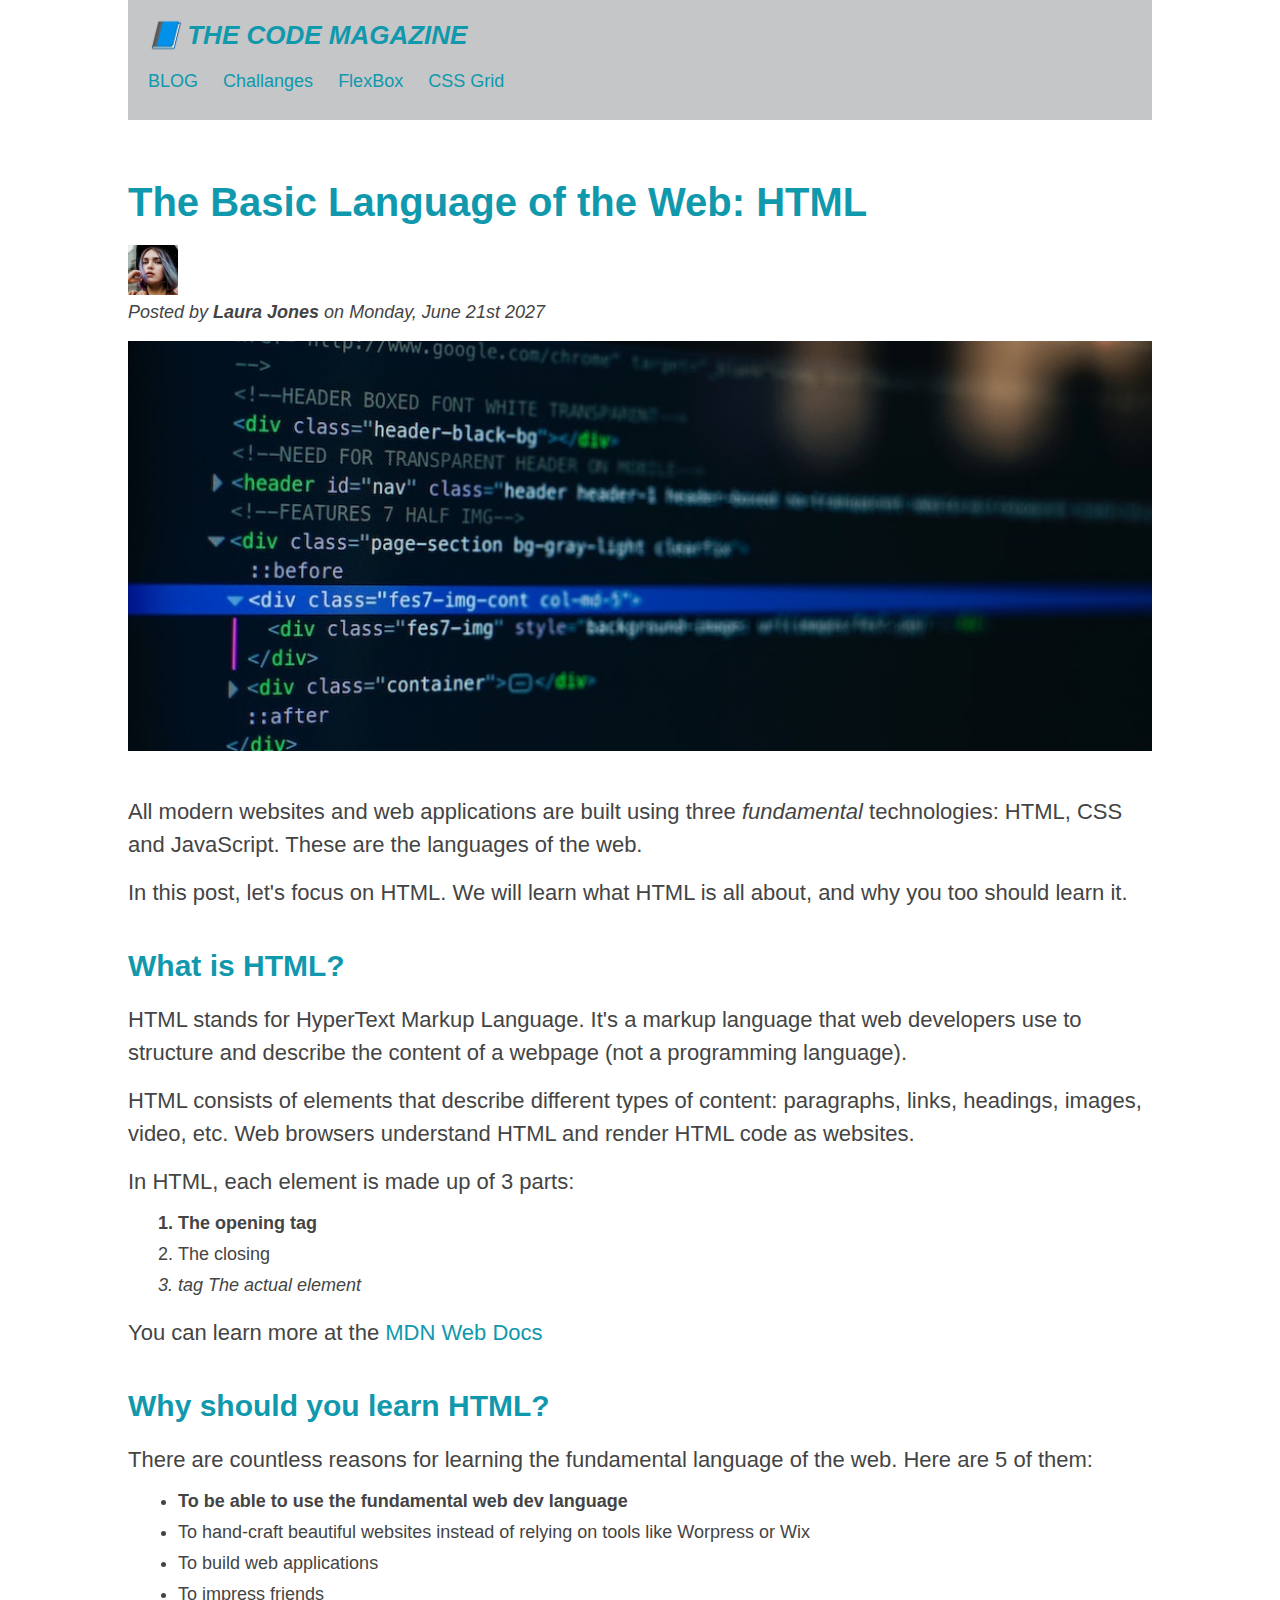
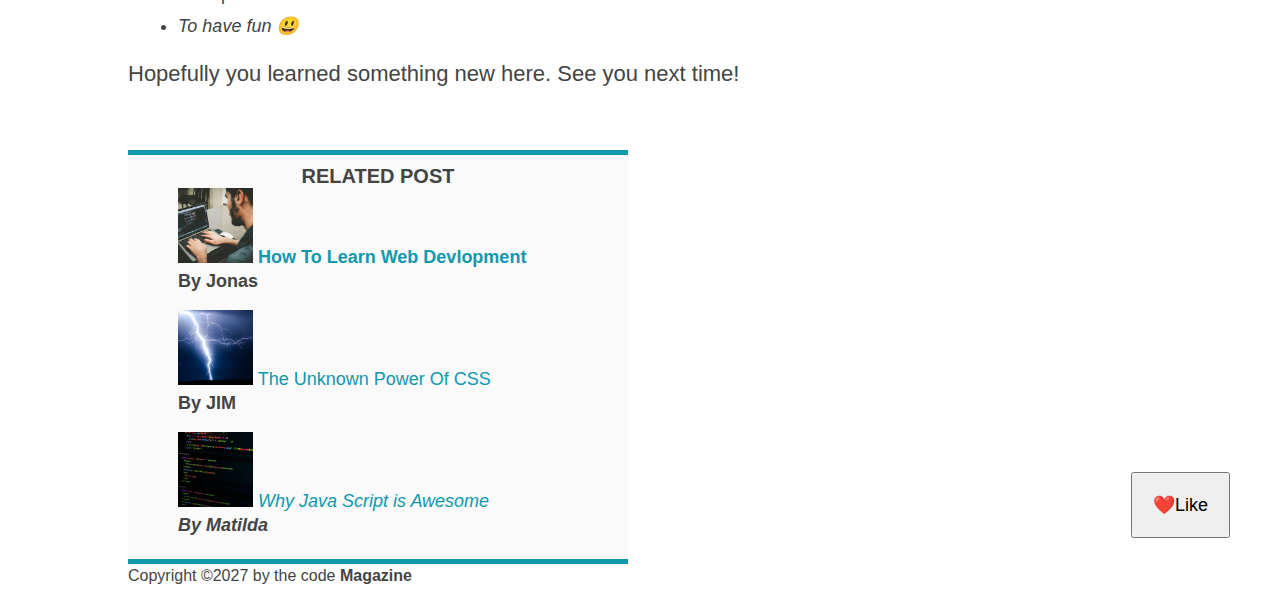
<file: index.html>
<!DOCTYPE html>
<!--the doc type indicate the document type if it is a html or what-->

<html>

<head>
  <title>the basic language of the web HTML</title>
  <link href="style.css" rel="stylesheet" />
</head>

<body>
  <!--
    <h1>the basic language of the web HTML</h1>
    <h2>the basic language of the web HTML</h2>
    <h3>the basic language of the web HTML</h3>
    <h4>the basic language of the web HTML</h4>
    <h5>the basic language of the web HTML</h5>
    <h6>the basic language of the web HTML</h6>
    <-->
  <div class="container">
    <header class="main-header">
      <h1>📘 The Code Magazine</h1>

      <nav>
        <a href="blog.html">BLOG</a>
        <a href="challanges.html">Challanges</a>
        <a href="#">FlexBox</a>
        <a href="#">CSS Grid</a>
      </nav>
    </header>

    <article>
      <header class="post-header">
        <h2>The Basic Language of the Web: HTML</h2>
        <img src="img/laura-jones.jpg" alt="laura jones image" height="50" width="50" class="laura-jones-post" />

        <p id="author">Posted by <strong>Laura Jones </strong> on Monday, June 21st 2027</p>
        <img src="img/post-img.jpg" alt="Html code on the screen" height="200" width="500" class="post-img" />
      </header>
      <p>
        All modern websites and web applications are built using three
        <em>fundamental</em>
        technologies: HTML, CSS and JavaScript. These are the languages of the
        web.
      </p>
      <p>
        In this post, let's focus on HTML. We will learn what HTML is all about,
        and why you too should learn it.
      </p>

      <h3>What is HTML?</h3>
      <p>
        HTML stands for HyperText Markup Language. It's a markup language that
        web developers use to structure and describe the content of a webpage
        (not a programming language).
      </p>

      <p>
        HTML consists of elements that describe different types of content:
        paragraphs, links, headings, images, video, etc. Web browsers understand
        HTML and render HTML code as websites.
      </p>
      <p>In HTML, each element is made up of 3 parts:</p>
      <ol>
        <li>The opening tag</li>
        <li>The closing</li>
        <li>tag The actual element</li>
      </ol>

      <p>
        You can learn more at the
        <a href="https://developer.mozilla.org/en-US/docs/Web/HTML" target="_blank">MDN Web Docs</a>
      </p>

      <p>
      <h3>Why should you learn HTML?</h3>
      </p>

      <p>
        There are countless reasons for learning the fundamental language of the
        web. Here are 5 of them:
      </p>
      <ul>
        <li>To be able to use the fundamental web dev language</li>
        <li>
          To hand-craft beautiful websites instead of relying on tools like Worpress or Wix
        </li>
        <li>To build web applications</li>
        <li>To impress friends</li>
        <li>To have fun 😃</li>
      </ul>
      <p>Hopefully you learned something new here. See you next time!</p>

    </article>

    <aside>
      <h4>
        Related post
      </h4>

      <ul class="related-list">
        <li>
          <img src="img/related-1.jpg" alt="person programming" width="75" h eight="75" />
          <a href="#" target="_blank"> How To Learn Web Devlopment</a>
          <p class="related-author">By Jonas</p>
        </li>

        <li>
          <img src="img/related-2.jpg" alt=" lighting image" width="75" height=" 75" />
          <a href="#">The Unknown Power Of CSS</a>
          <p class="related-author"> By JIM</p>

        </li>

        <li>
          <img src="img/related-3.jpg" alt="in the image there are line of code" width="75" height="75" />
          <a href="#">Why Java Script is Awesome</a>
          <p class="related-author"> By Matilda</p>
        </li>

      </ul>
    </aside>

    <footer>
      <p id="copyright">Copyright &copy;2027 by the code <strong> Magazine </strong></p>
    </footer>
  </div>
  <button>❤️Like</button>
</body>

</html>
</file>
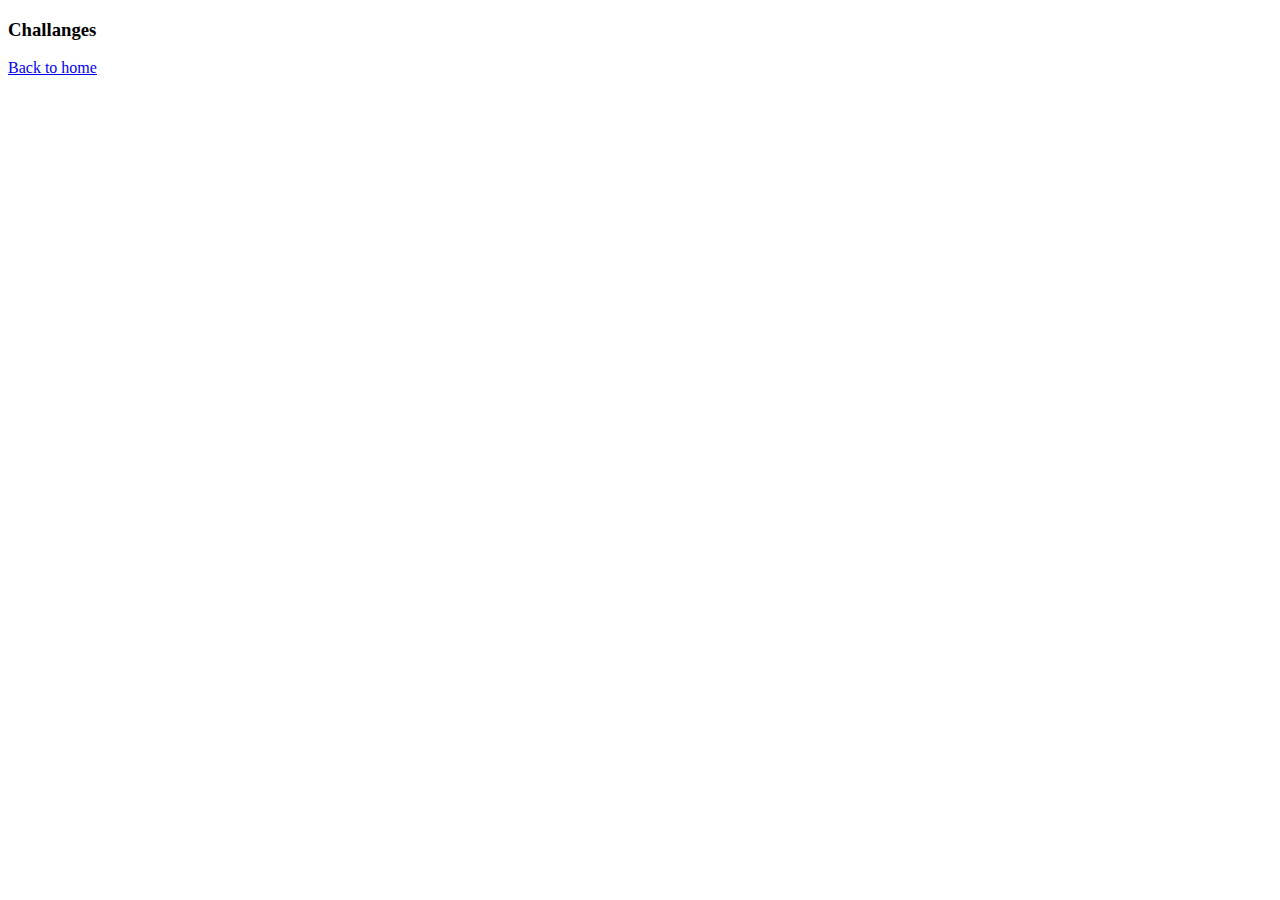
<file: challanges.html>
<!DOCTYPE html>
<html lang="en">
  <head>
    <meta charset="UTF-8" />
    <meta name="viewport" content="width=device-width, initial-scale=1.0" />
    <title>Document</title>
  </head>
  <body>
    <h3>Challanges</h3>
    <a href="index.html">Back to home</a>
  </body>
</html>
</file>
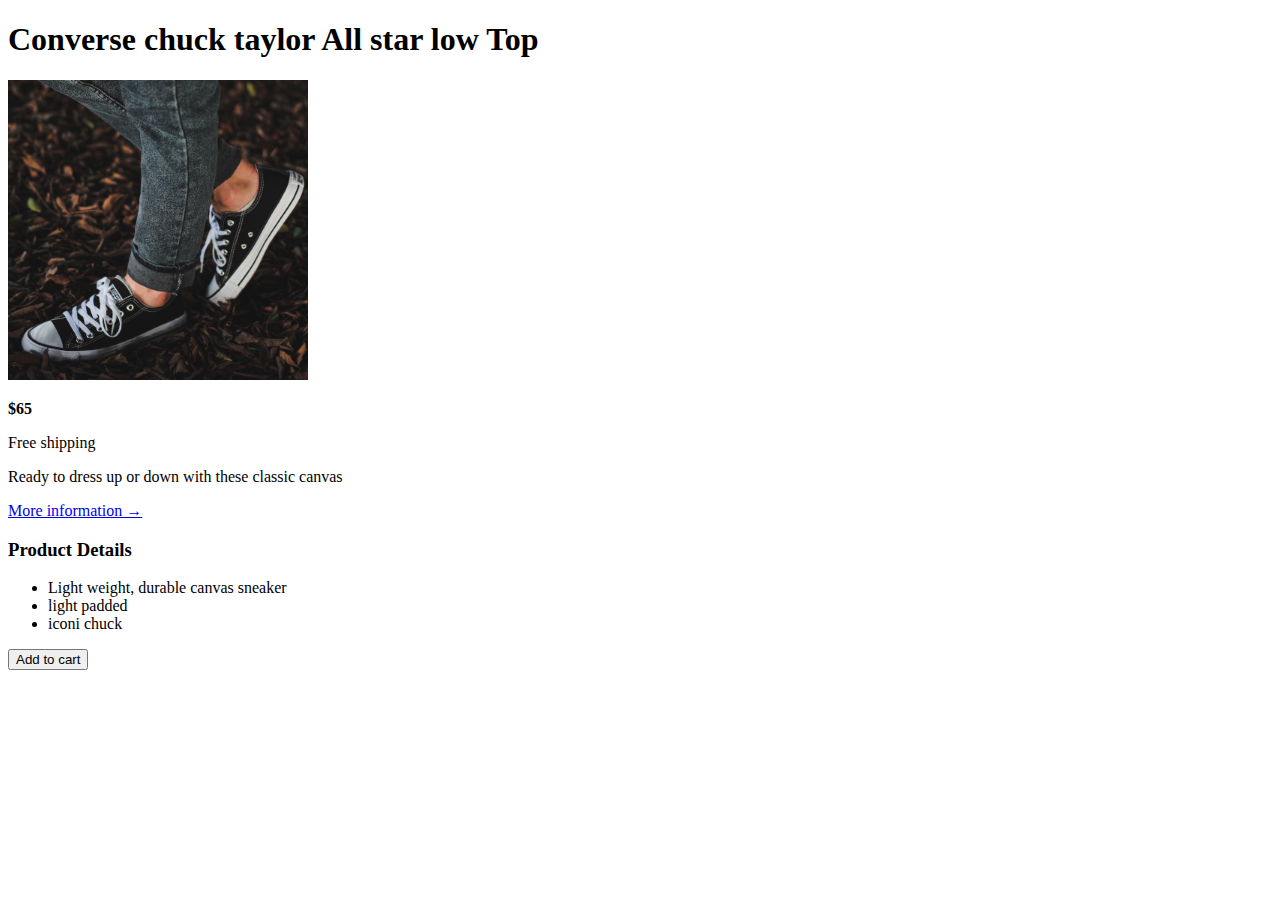
<file: pdp.html>
<!DOCTYPE html>
<html lang="en">
  <article>
    <head>
      <meta charset="UTF-8" />
      <meta name="viewport" content="width=device-width, initial-scale=1.0" />
      <title>Product page</title>
      <h1>Converse chuck taylor All star low Top</h1>
      <img
        src="img/challenges.jpg"
        width="300"
        height="300"
        alt="Shoe - product image"
      />
    </head>
    <p><strong>$65</strong></p>
    <p>Free shipping</p>
    <p>Ready to dress up or down with these classic canvas</p>
    <a href="#">More information &rarr;</a>
    <h3>Product Details</h3>
    <ul>
      <li>Light weight, durable canvas sneaker</li>
      <li>light padded</li>
      <li>iconi chuck</li>
    </ul>
    <button>Add to cart</button>
  </article>
  <body></body>
</html>
</file>
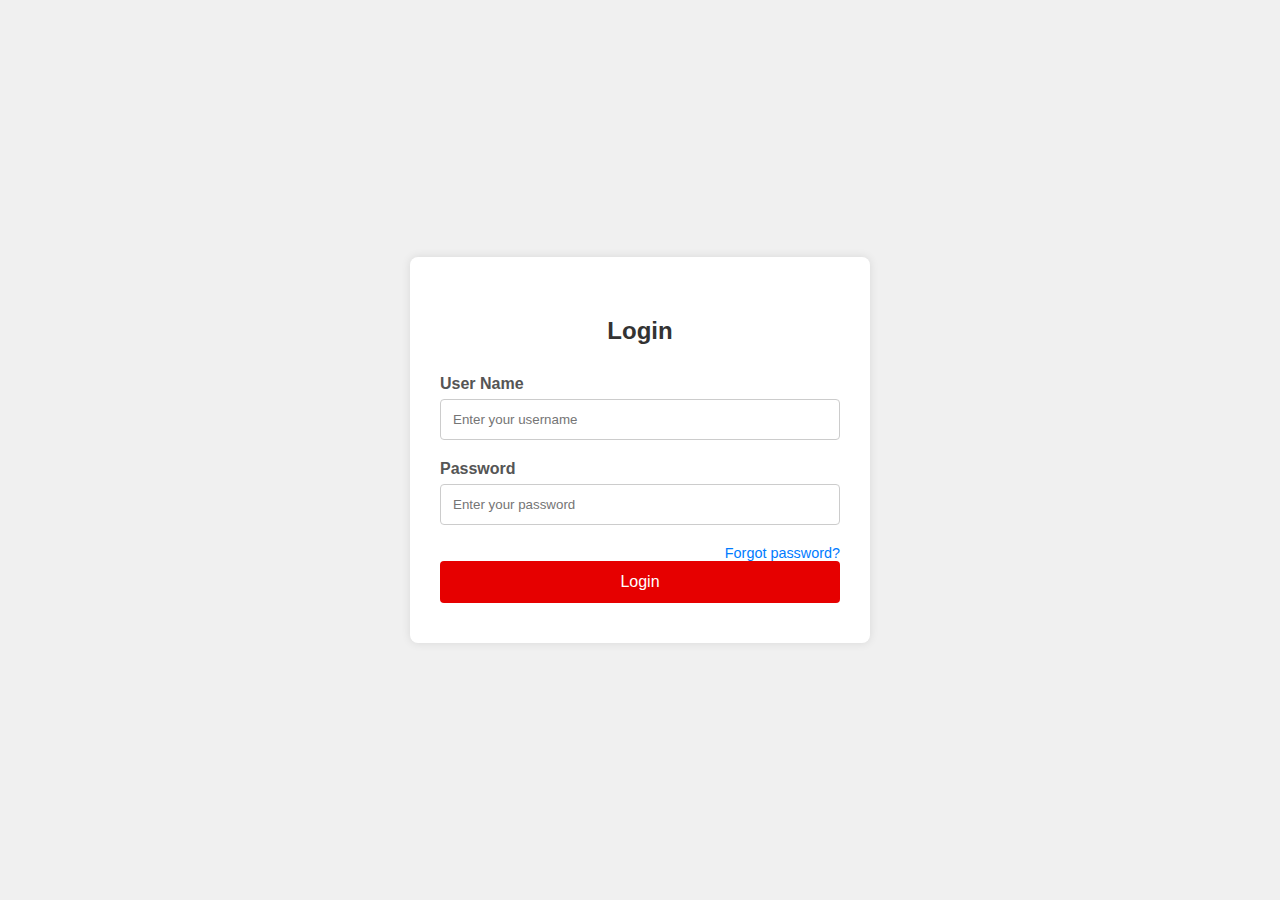
<file: LoginPage/loginPage.html>
<!DOCTYPE html>
<html lang="en">
  <head>
    <meta charset="UTF-8" />
    <meta name="viewport" content="width=device-width, initial-scale=1.0" />
    <title>Login Page</title>
    <style>
      body {
        margin: 0;
        font-family: Arial, sans-serif;
        background-color: #f0f0f0; /* Light grey background */
        display: flex;
        justify-content: center;
        align-items: center;
        height: 100vh;
      }

      .login-container {
        background-color: white;
        padding: 40px 30px;
        border-radius: 8px;
        box-shadow: 0 0 10px rgba(0, 0, 0, 0.1);
        width: 100%;
        max-width: 400px;
      }

      .login-container h2 {
        text-align: center;
        margin-bottom: 30px;
        color: #333;
      }

      .form-group {
        margin-bottom: 20px;
      }

      label {
        display: block;
        margin-bottom: 6px;
        font-weight: bold;
        color: #555;
      }

      input[type="text"],
      input[type="password"] {
        width: 100%;
        padding: 12px;
        border: 1px solid #ccc;
        border-radius: 4px;
        box-sizing: border-box;
      }

      .forgot-password {
        display: block;
        margin-top: 10px;
        font-size: 0.9em;
        text-align: right;
      }

      .forgot-password a {
        color: #007bff;
        text-decoration: none;
      }

      .forgot-password a:hover {
        text-decoration: underline;
      }

      .login-button {
        width: 100%;
        background-color: #e60000; /* Red button */
        color: white;
        padding: 12px;
        border: none;
        border-radius: 4px;
        font-size: 16px;
        cursor: pointer;
      }

      .login-button:hover {
        background-color: #cc0000;
      }
    </style>
  </head>
  <body>
    <div class="login-container">
      <h2>Login</h2>
      <form>
        <div class="form-group">
          <label for="username">User Name</label>
          <input
            type="text"
            id="username"
            name="username"
            placeholder="Enter your username"
            required
          />
        </div>
        <div class="form-group">
          <label for="password">Password</label>
          <input
            type="password"
            id="password"
            name="password"
            placeholder="Enter your password"
            required
          />
        </div>
        <div class="forgot-password">
          <a href="#">Forgot password?</a>
        </div>
        <button type="submit" class="login-button">Login</button>
      </form>
    </div>
  </body>
</html>
</file>
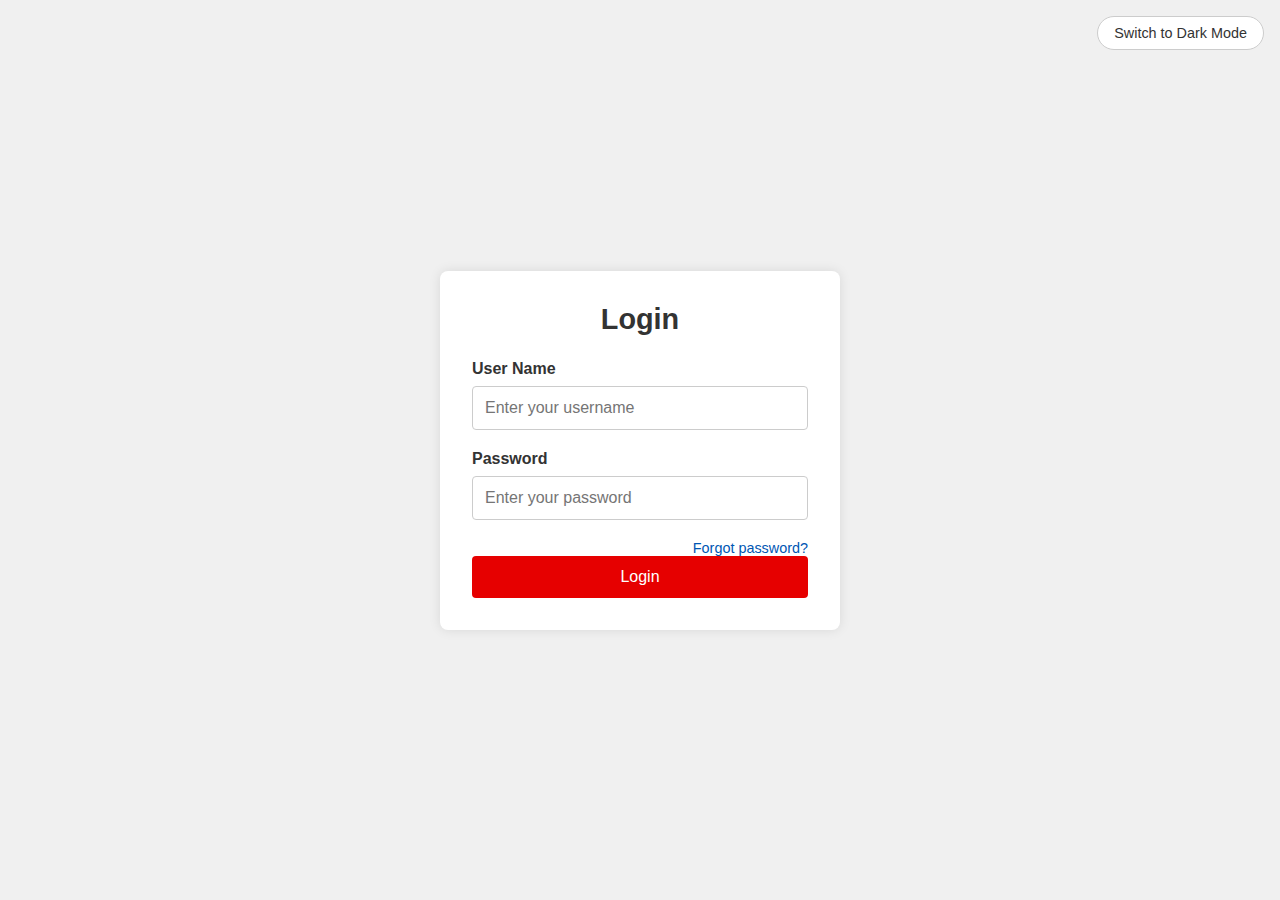
<file: LoginPage/loginPagebugfix.html>
<!DOCTYPE html>
<html lang="en">
  <head>
    <meta charset="UTF-8" />
    <meta name="viewport" content="width=device-width, initial-scale=1.0" />
    <title>Login Page with Dark Mode</title>
    <style>
      :root {
        --primary-color: #e60000;
        --hover-color: #cc0000;
        --link-color: #0056b3;

        /* Light Theme Defaults */
        --bg-color: #f0f0f0;
        --card-bg: #ffffff;
        --text-color: #333;
        --input-border: #ccc;
        --error-color: #d8000c;
        --error-background: #ffd2d2;
        --button-text-color: #ffffff;
        --toggle-text-color: #333;
      }

      body.dark {
        --bg-color: #181818;
        --card-bg: #282828;
        --text-color: #f0f0f0;
        --input-border: #444;
        --link-color: #66aaff;
        --error-background: #4b1c1c;
        --error-color: #ff7a7a;
        --button-text-color: #ffffff;
        --toggle-text-color: #f0f0f0;
      }

      * {
        box-sizing: border-box;
        margin: 0;
        padding: 0;
      }

      body {
        font-family: "Segoe UI", Tahoma, Geneva, Verdana, sans-serif;
        background-color: var(--bg-color);
        color: var(--text-color);
        display: flex;
        justify-content: center;
        align-items: center;
        min-height: 100vh;
        transition: background-color 0.3s ease, color 0.3s ease;
      }

      main {
        width: 100%;
        padding: 1rem;
      }

      .theme-toggle {
        position: absolute;
        top: 1rem;
        right: 1rem;
        cursor: pointer;
        background-color: var(--card-bg);
        color: var(--toggle-text-color);
        border: 1px solid var(--input-border);
        border-radius: 20px;
        padding: 0.5rem 1rem;
        font-size: 0.9rem;
        transition: background-color 0.3s ease, color 0.3s ease;
      }

      .theme-toggle:hover {
        background-color: var(--input-border);
      }

      .login {
        background-color: var(--card-bg);
        max-width: 400px;
        margin: 0 auto;
        padding: 2rem;
        border-radius: 8px;
        box-shadow: 0 0 12px rgba(0, 0, 0, 0.1);
        transition: background-color 0.3s ease;
      }

      .login__title {
        text-align: center;
        margin-bottom: 1.5rem;
        font-size: 1.8rem;
      }

      .login__form-group {
        margin-bottom: 1.25rem;
      }

      .login__label {
        display: block;
        margin-bottom: 0.5rem;
        font-weight: 600;
      }

      .login__input {
        width: 100%;
        padding: 0.75rem;
        border: 1px solid var(--input-border);
        border-radius: 4px;
        font-size: 1rem;
        background-color: transparent;
        color: var(--text-color);
      }

      .login__input:focus {
        outline: none;
        border-color: var(--primary-color);
        box-shadow: 0 0 0 2px rgba(230, 0, 0, 0.1);
      }

      .login__forgot-password {
        text-align: right;
        margin-top: 0.5rem;
        font-size: 0.9rem;
      }

      .login__forgot-password a {
        color: var(--link-color);
        text-decoration: none;
      }

      .login__forgot-password a:hover {
        text-decoration: underline;
      }

      .login__button {
        width: 100%;
        padding: 0.75rem;
        background-color: var(--primary-color);
        border: none;
        border-radius: 4px;
        color: var(--button-text-color);
        font-size: 1rem;
        cursor: pointer;
        transition: background-color 0.3s ease;
      }

      .login__button:hover {
        background-color: var(--hover-color);
      }

      .login__error {
        background-color: var(--error-background);
        color: var(--error-color);
        padding: 0.75rem;
        border-radius: 4px;
        margin-bottom: 1rem;
        display: none;
        font-size: 0.95rem;
      }

      @media (max-width: 480px) {
        .login {
          padding: 1.5rem;
        }

        .login__title {
          font-size: 1.5rem;
        }
      }
    </style>
  </head>
  <body>
    <!-- Dark mode toggle button -->
    <button class="theme-toggle" id="theme-toggle">Toggle Dark Mode</button>

    <main>
      <section class="login" role="form" aria-label="Login form">
        <h2 class="login__title">Login</h2>
        <div id="error-message" class="login__error"></div>
        <form id="login-form" novalidate>
          <div class="login__form-group">
            <label for="username" class="login__label">User Name</label>
            <input
              type="text"
              id="username"
              name="username"
              class="login__input"
              placeholder="Enter your username"
              autocomplete="username"
              spellcheck="false"
              required
            />
          </div>
          <div class="login__form-group">
            <label for="password" class="login__label">Password</label>
            <input
              type="password"
              id="password"
              name="password"
              class="login__input"
              placeholder="Enter your password"
              autocomplete="current-password"
              required
            />
          </div>
          <div class="login__forgot-password">
            <a href="#">Forgot password?</a>
          </div>
          <button type="submit" class="login__button">Login</button>
        </form>
      </section>
    </main>

    <script>
      // Theme toggle logic
      const toggleBtn = document.getElementById("theme-toggle");
      const body = document.body;

      function setTheme(theme) {
        if (theme === "dark") {
          body.classList.add("dark");
          localStorage.setItem("theme", "dark");
          toggleBtn.textContent = "Switch to Light Mode";
        } else {
          body.classList.remove("dark");
          localStorage.setItem("theme", "light");
          toggleBtn.textContent = "Switch to Dark Mode";
        }
      }

      toggleBtn.addEventListener("click", () => {
        const isDark = body.classList.contains("dark");
        setTheme(isDark ? "light" : "dark");
      });

      // Apply saved theme on page load
      const savedTheme = localStorage.getItem("theme") || "light";
      setTheme(savedTheme);

      // Form validation logic
      const form = document.getElementById("login-form");
      const errorMessage = document.getElementById("error-message");

      form.addEventListener("submit", function (e) {
        e.preventDefault();

        const username = document.getElementById("username").value.trim();
        const password = document.getElementById("password").value.trim();

        if (!username || !password) {
          errorMessage.style.display = "block";
          errorMessage.textContent = "Please enter both username and password.";
          return;
        }

        // Simulated login check
        if (username !== "admin" || password !== "1234") {
          errorMessage.style.display = "block";
          errorMessage.textContent = "Invalid username or password.";
          return;
        }

        errorMessage.style.display = "none";
        alert("Login successful!");
        // You can redirect here: window.location.href = '/dashboard';
      });
    </script>
  </body>
</html>
</file>
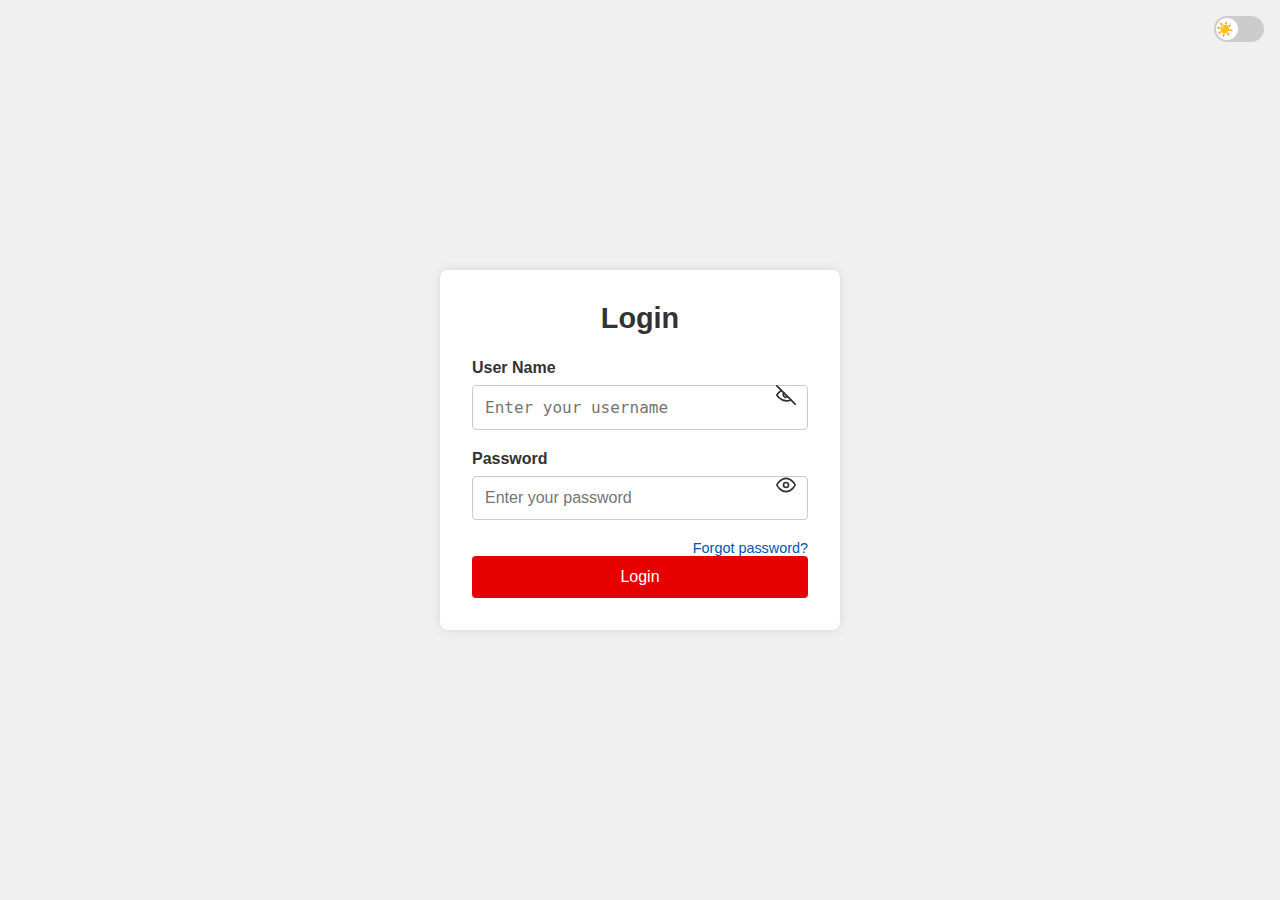
<file: LoginPage/loginPageUpdate1.html>
<!DOCTYPE html>
<html lang="en">
  <head>
    <meta charset="UTF-8" />
    <meta name="viewport" content="width=device-width, initial-scale=1.0" />
    <title>Login Page with Toggle Sound & Eye Icons</title>
    <style>
      :root {
        --primary-color: #e60000;
        --hover-color: #cc0000;
        --link-color: #0056b3;

        --bg-color: #f0f0f0;
        --card-bg: #ffffff;
        --text-color: #333;
        --input-border: #ccc;
        --error-color: #d8000c;
        --error-background: #ffd2d2;
        --button-text-color: #ffffff;
      }

      body.dark {
        --bg-color: #181818;
        --card-bg: #282828;
        --text-color: #f0f0f0;
        --input-border: #444;
        --link-color: #66aaff;
        --error-background: #4b1c1c;
        --error-color: #ff7a7a;
        --button-text-color: #ffffff;
      }

      * {
        box-sizing: border-box;
        margin: 0;
        padding: 0;
      }

      body {
        font-family: "Segoe UI", Tahoma, Geneva, Verdana, sans-serif;
        background-color: var(--bg-color);
        color: var(--text-color);
        display: flex;
        justify-content: center;
        align-items: center;
        min-height: 100vh;
        transition: background-color 0.3s ease, color 0.3s ease;
      }

      main {
        width: 100%;
        padding: 1rem;
      }

      /* === Toggle Switch === */
      .theme-switch-wrapper {
        position: absolute;
        top: 1rem;
        right: 1rem;
      }

      .theme-switch {
        display: inline-flex;
        align-items: center;
        cursor: pointer;
      }

      .theme-switch input {
        display: none;
      }

      .slider {
        position: relative;
        width: 50px;
        height: 26px;
        background-color: #ccc;
        border-radius: 34px;
        transition: background-color 0.3s ease;
      }

      .slider::before {
        content: "";
        position: absolute;
        height: 22px;
        width: 22px;
        left: 2px;
        bottom: 2px;
        background-color: #ffffff;
        border-radius: 50%;
        transition: transform 0.3s ease;
      }

      .slider .icon {
        position: absolute;
        top: 50%;
        left: 2px;
        transform: translateY(-50%);
        font-size: 14px;
        color: #333;
        transition: left 0.3s ease, transform 0.3s ease;
        z-index: 2;
      }

      input:checked + .slider {
        background-color: #444;
      }

      input:checked + .slider::before {
        transform: translateX(24px);
      }

      .slider .icon::before {
        content: "☀️";
      }

      body.dark .slider .icon::before {
        content: "🌙";
      }

      /* === Login Box === */
      .login {
        background-color: var(--card-bg);
        max-width: 400px;
        margin: 0 auto;
        padding: 2rem;
        border-radius: 8px;
        box-shadow: 0 0 12px rgba(0, 0, 0, 0.1);
        transition: background-color 0.3s ease;
      }

      .login__title {
        text-align: center;
        margin-bottom: 1.5rem;
        font-size: 1.8rem;
      }

      .login__form-group {
        margin-bottom: 1.25rem;
        position: relative;
      }

      .login__label {
        display: block;
        margin-bottom: 0.5rem;
        font-weight: 600;
      }

      .login__input {
        width: 100%;
        padding: 0.75rem 2.5rem 0.75rem 0.75rem; /* leave space for eye icon */
        border: 1px solid var(--input-border);
        border-radius: 4px;
        font-size: 1rem;
        background-color: transparent;
        color: var(--text-color);
      }

      .login__input:focus {
        outline: none;
        border-color: var(--primary-color);
        box-shadow: 0 0 0 2px rgba(230, 0, 0, 0.1);
      }

      .login__forgot-password {
        text-align: right;
        margin-top: 0.5rem;
        font-size: 0.9rem;
      }

      .login__forgot-password a {
        color: var(--link-color);
        text-decoration: none;
      }

      .login__forgot-password a:hover {
        text-decoration: underline;
      }

      .login__button {
        width: 100%;
        padding: 0.75rem;
        background-color: var(--primary-color);
        border: none;
        border-radius: 4px;
        color: var(--button-text-color);
        font-size: 1rem;
        cursor: pointer;
        transition: background-color 0.3s ease;
      }

      .login__button:hover {
        background-color: var(--hover-color);
      }

      .login__error {
        background-color: var(--error-background);
        color: var(--error-color);
        padding: 0.75rem;
        border-radius: 4px;
        margin-bottom: 1rem;
        display: none;
        font-size: 0.95rem;
      }

      /* Eye icon button */
      .toggle-visibility {
        position: absolute;
        top: 50%;
        right: 0.75rem;
        transform: translateY(-50%);
        background: none;
        border: none;
        padding: 0;
        margin: 0;
        cursor: pointer;
        width: 20px;
        height: 20px;
        color: var(--text-color);
        display: flex;
        align-items: center;
        justify-content: center;
      }
      .toggle-visibility svg {
        width: 20px;
        height: 20px;
        stroke: var(--text-color);
        fill: none;
      }

      /* Mask username input text with dots */
      .masked-username {
        -webkit-text-security: disc;
        text-security: disc; /* non-standard but supported in some browsers */
        font-family: monospace;
      }

      @media (max-width: 480px) {
        .login {
          padding: 1.5rem;
        }

        .login__title {
          font-size: 1.5rem;
        }
      }
    </style>
  </head>
  <body>
    <!-- 🔁 Dark Mode Toggle -->
    <div class="theme-switch-wrapper">
      <label class="theme-switch">
        <input type="checkbox" id="darkModeToggle" />
        <span class="slider"><span class="icon"></span></span>
      </label>
    </div>

    <main>
      <section class="login" role="form" aria-label="Login form">
        <h2 class="login__title">Login</h2>
        <div id="error-message" class="login__error"></div>
        <form id="login-form" novalidate>
          <div class="login__form-group">
            <label for="username" class="login__label">User Name</label>
            <input
              type="text"
              id="username"
              name="username"
              class="login__input masked-username"
              placeholder="Enter your username"
              required
            />
            <button
              type="button"
              class="toggle-visibility"
              aria-label="Toggle username visibility"
              aria-pressed="true"
              tabindex="0"
            >
              <!-- Eye closed icon SVG (masked) -->
              <svg
                xmlns="http://www.w3.org/2000/svg"
                viewBox="0 0 24 24"
                stroke-width="2"
                stroke-linecap="round"
                stroke-linejoin="round"
                fill="none"
              >
                <path
                  d="M17.94 17.94A10.94 10.94 0 0 1 12 19c-7 0-11-7-11-7a16.39 16.39 0 0 1 5-5.18"
                ></path>
                <path d="M1 1l22 22"></path>
                <path d="M9.53 9.53a3 3 0 0 0 4.24 4.24"></path>
              </svg>
            </button>
          </div>
          <div class="login__form-group">
            <label for="password" class="login__label">Password</label>
            <input
              type="password"
              id="password"
              name="password"
              class="login__input"
              placeholder="Enter your password"
              required
            />
            <button
              type="button"
              class="toggle-visibility"
              aria-label="Toggle password visibility"
              aria-pressed="false"
              tabindex="0"
            >
              <!-- Eye open icon SVG (password hidden) -->
              <svg
                xmlns="http://www.w3.org/2000/svg"
                viewBox="0 0 24 24"
                stroke-width="2"
                stroke-linecap="round"
                stroke-linejoin="round"
                fill="none"
              >
                <path d="M1 12s4-8 11-8 11 8 11 8-4 8-11 8-11-8-11-8z"></path>
                <circle cx="12" cy="12" r="3"></circle>
              </svg>
            </button>
          </div>
          <div class="login__forgot-password">
            <a href="#">Forgot password?</a>
          </div>
          <button type="submit" class="login__button">Login</button>
        </form>
      </section>
    </main>

    <script>
      const toggle = document.getElementById("darkModeToggle");
      const body = document.body;

      // 🔊 Sound: short click sound (base64)
      const toggleSound = new Audio(
        "[data-uri]"
      );
      toggleSound.volume = 0.5;

      function applyTheme(theme, playSound = false) {
        if (theme === "dark") {
          body.classList.add("dark");
          toggle.checked = true;
        } else {
          body.classList.remove("dark");
          toggle.checked = false;
        }

        if (playSound) {
          try {
            toggleSound.currentTime = 0;
            toggleSound.play();
          } catch (e) {
            console.warn("Sound playback failed", e);
          }
        }

        localStorage.setItem("theme", theme);
      }

      toggle.addEventListener("change", () => {
        const newTheme = toggle.checked ? "dark" : "light";
        applyTheme(newTheme, true);
      });

      // On page load
      const savedTheme = localStorage.getItem("theme") || "light";
      applyTheme(savedTheme);

      // Login form logic
      const form = document.getElementById("login-form");
      const errorMessage = document.getElementById("error-message");

      form.addEventListener("submit", function (e) {
        e.preventDefault();

        const username = document.getElementById("username").value.trim();
        const password = document.getElementById("password").value.trim();

        if (!username || !password) {
          errorMessage.style.display = "block";
          errorMessage.textContent = "Please enter both username and password.";
          return;
        }

        if (username !== "admin" || password !== "1234") {
          errorMessage.style.display = "block";
          errorMessage.textContent = "Invalid username or password.";
          return;
        }

        errorMessage.style.display = "none";
        alert("Login successful!");
      });

      // SVG icons
      const eyeShowSVG = `
        <svg
          xmlns="http://www.w3.org/2000/svg"
          viewBox="0 0 24 24"
          stroke-width="2"
          stroke-linecap="round"
          stroke-linejoin="round"
          fill="none"
        >
          <path d="M1 12s4-8 11-8 11 8 11 8-4 8-11 8-11-8-11-8z"></path>
          <circle cx="12" cy="12" r="3"></circle>
        </svg>`;

      const eyeHideSVG = `
        <svg
          xmlns="http://www.w3.org/2000/svg"
          viewBox="0 0 24 24"
          stroke-width="2"
          stroke-linecap="round"
          stroke-linejoin="round"
          fill="none"
        >
          <path d="M17.94 17.94A10.94 10.94 0 0 1 12 19c-7 0-11-7-11-7a16.39 16.39 0 0 1 5-5.18"></path>
          <path d="M1 1l22 22"></path>
          <path d="M9.53 9.53a3 3 0 0 0 4.24 4.24"></path>
        </svg>`;

      // Toggle visibility for username and password fields
      document.querySelectorAll(".toggle-visibility").forEach((button) => {
        button.addEventListener("click", () => {
          const input = button.previousElementSibling;

          if (!input) return;

          if (input.id === "password") {
            // Password: toggle type
            if (input.type === "password") {
              input.type = "text";
              button.innerHTML = eyeHideSVG;
              button.setAttribute("aria-pressed", "true");
            } else {
              input.type = "password";
              button.innerHTML = eyeShowSVG;
              button.setAttribute("aria-pressed", "false");
            }
          } else if (input.id === "username") {
            // Username: toggle masking CSS class
            if (input.classList.contains("masked-username")) {
              input.classList.remove("masked-username");
              button.innerHTML = eyeShowSVG;
              button.setAttribute("aria-pressed", "false");
            } else {
              input.classList.add("masked-username");
              button.innerHTML = eyeHideSVG;
              button.setAttribute("aria-pressed", "true");
            }
          }
        });
      });

      // On load, sync icons with initial states
      document.querySelectorAll(".toggle-visibility").forEach((button) => {
        const input = button.previousElementSibling;
        if (!input) return;

        if (input.id === "password") {
          if (input.type === "password") {
            button.innerHTML = eyeShowSVG;
            button.setAttribute("aria-pressed", "false");
          } else {
            button.innerHTML = eyeHideSVG;
            button.setAttribute("aria-pressed", "true");
          }
        } else if (input.id === "username") {
          if (input.classList.contains("masked-username")) {
            button.innerHTML = eyeHideSVG;
            button.setAttribute("aria-pressed", "true");
          } else {
            button.innerHTML = eyeShowSVG;
            button.setAttribute("aria-pressed", "false");
          }
        }
      });
    </script>
  </body>
</html>
</file>
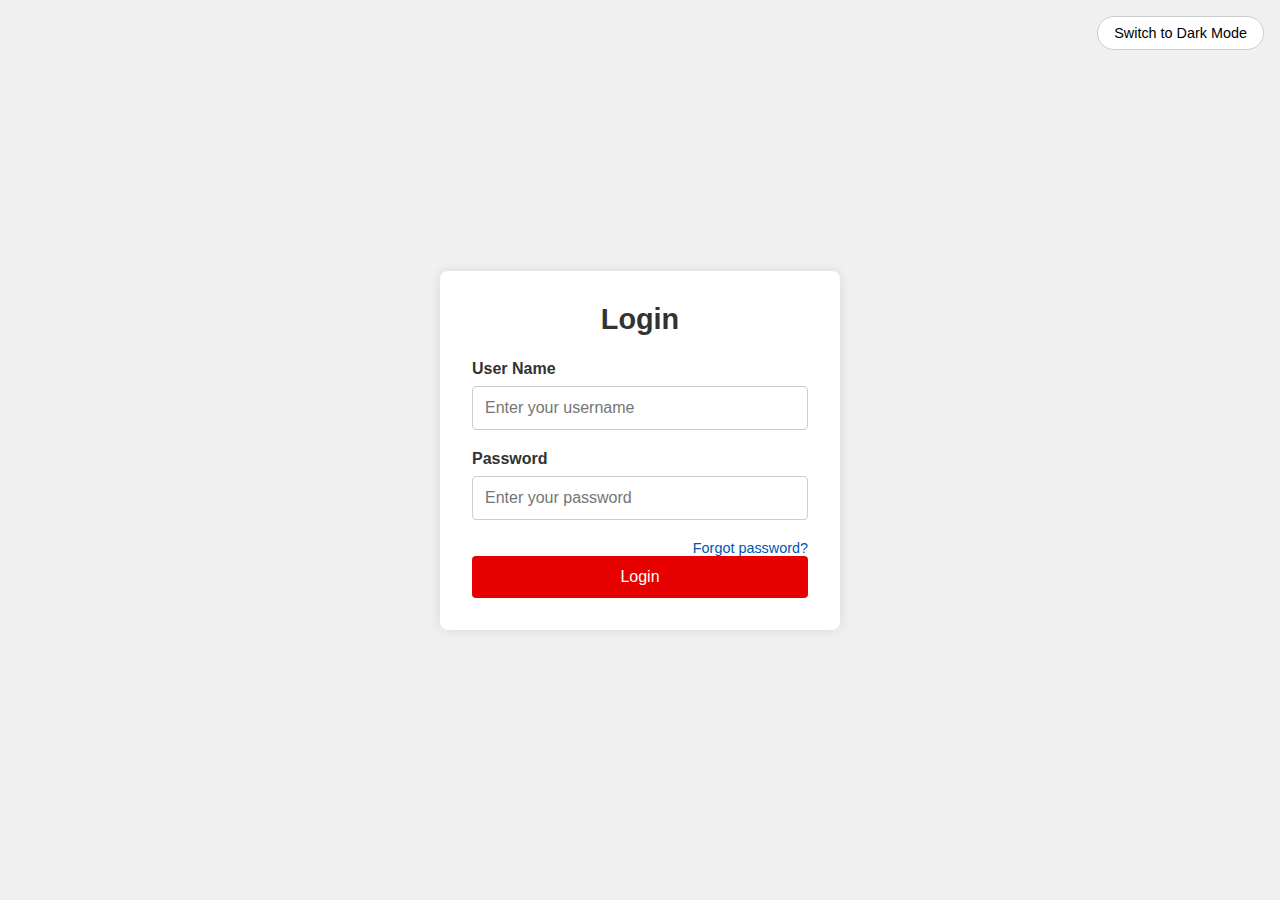
<file: LoginPage/loginPageUpdated.html>
<!DOCTYPE html>
<html lang="en">
  <head>
    <meta charset="UTF-8" />
    <meta name="viewport" content="width=device-width, initial-scale=1.0" />
    <title>Login Page with Dark Mode</title>
    <style>
      :root {
        --primary-color: #e60000;
        --hover-color: #cc0000;
        --link-color: #0056b3;

        /* Light theme defaults */
        --bg-color: #f0f0f0;
        --card-bg: #ffffff;
        --text-color: #333;
        --input-border: #ccc;
        --error-color: #d8000c;
        --error-background: #ffd2d2;
      }

      body.dark {
        --bg-color: #181818;
        --card-bg: #282828;
        --text-color: #f0f0f0;
        --input-border: #444;
        --link-color: #66aaff;
        --error-background: #4b1c1c;
        --error-color: #ff7a7a;
      }

      * {
        box-sizing: border-box;
        margin: 0;
        padding: 0;
      }

      body {
        font-family: "Segoe UI", Tahoma, Geneva, Verdana, sans-serif;
        background-color: var(--bg-color);
        color: var(--text-color);
        display: flex;
        justify-content: center;
        align-items: center;
        min-height: 100vh;
        transition: background-color 0.3s ease, color 0.3s ease;
      }

      main {
        width: 100%;
        padding: 1rem;
      }

      .theme-toggle {
        position: absolute;
        top: 1rem;
        right: 1rem;
        cursor: pointer;
        background-color: var(--card-bg);
        border: 1px solid var(--input-border);
        border-radius: 20px;
        padding: 0.5rem 1rem;
        font-size: 0.9rem;
        transition: background-color 0.3s ease;
      }

      .login {
        background-color: var(--card-bg);
        max-width: 400px;
        margin: 0 auto;
        padding: 2rem;
        border-radius: 8px;
        box-shadow: 0 0 12px rgba(0, 0, 0, 0.1);
        transition: background-color 0.3s ease;
      }

      .login__title {
        text-align: center;
        margin-bottom: 1.5rem;
        font-size: 1.8rem;
      }

      .login__form-group {
        margin-bottom: 1.25rem;
      }

      .login__label {
        display: block;
        margin-bottom: 0.5rem;
        font-weight: 600;
      }

      .login__input {
        width: 100%;
        padding: 0.75rem;
        border: 1px solid var(--input-border);
        border-radius: 4px;
        font-size: 1rem;
        background-color: transparent;
        color: var(--text-color);
      }

      .login__input:focus {
        outline: none;
        border-color: var(--primary-color);
        box-shadow: 0 0 0 2px rgba(230, 0, 0, 0.1);
      }

      .login__forgot-password {
        text-align: right;
        margin-top: 0.5rem;
        font-size: 0.9rem;
      }

      .login__forgot-password a {
        color: var(--link-color);
        text-decoration: none;
      }

      .login__forgot-password a:hover {
        text-decoration: underline;
      }

      .login__button {
        width: 100%;
        padding: 0.75rem;
        background-color: var(--primary-color);
        border: none;
        border-radius: 4px;
        color: white;
        font-size: 1rem;
        cursor: pointer;
        transition: background-color 0.3s ease;
      }

      .login__button:hover {
        background-color: var(--hover-color);
      }

      .login__error {
        background-color: var(--error-background);
        color: var(--error-color);
        padding: 0.75rem;
        border-radius: 4px;
        margin-bottom: 1rem;
        display: none;
        font-size: 0.95rem;
      }

      @media (max-width: 480px) {
        .login {
          padding: 1.5rem;
        }

        .login__title {
          font-size: 1.5rem;
        }
      }
    </style>
  </head>
  <body>
    <!-- Dark mode toggle button -->
    <button class="theme-toggle" id="theme-toggle">Toggle Dark Mode</button>

    <main>
      <section class="login" role="form" aria-label="Login form">
        <h2 class="login__title">Login</h2>
        <div id="error-message" class="login__error"></div>
        <form id="login-form" novalidate>
          <div class="login__form-group">
            <label for="username" class="login__label">User Name</label>
            <input
              type="text"
              id="username"
              name="username"
              class="login__input"
              placeholder="Enter your username"
              autocomplete="username"
              spellcheck="false"
              required
            />
          </div>
          <div class="login__form-group">
            <label for="password" class="login__label">Password</label>
            <input
              type="password"
              id="password"
              name="password"
              class="login__input"
              placeholder="Enter your password"
              autocomplete="current-password"
              required
            />
          </div>
          <div class="login__forgot-password">
            <a href="#">Forgot password?</a>
          </div>
          <button type="submit" class="login__button">Login</button>
        </form>
      </section>
    </main>

    <script>
      // Theme toggle logic
      const toggleBtn = document.getElementById("theme-toggle");
      const body = document.body;

      function setTheme(theme) {
        if (theme === "dark") {
          body.classList.add("dark");
          localStorage.setItem("theme", "dark");
          toggleBtn.textContent = "Switch to Light Mode";
        } else {
          body.classList.remove("dark");
          localStorage.setItem("theme", "light");
          toggleBtn.textContent = "Switch to Dark Mode";
        }
      }

      toggleBtn.addEventListener("click", () => {
        const isDark = body.classList.contains("dark");
        setTheme(isDark ? "light" : "dark");
      });

      // Apply saved theme on page load
      const savedTheme = localStorage.getItem("theme") || "light";
      setTheme(savedTheme);

      // Form validation logic
      const form = document.getElementById("login-form");
      const errorMessage = document.getElementById("error-message");

      form.addEventListener("submit", function (e) {
        e.preventDefault();

        const username = document.getElementById("username").value.trim();
        const password = document.getElementById("password").value.trim();

        if (!username || !password) {
          errorMessage.style.display = "block";
          errorMessage.textContent = "Please enter both username and password.";
          return;
        }

        // Simulated login validation
        if (username !== "admin" || password !== "1234") {
          errorMessage.style.display = "block";
          errorMessage.textContent = "Invalid username or password.";
          return;
        }

        errorMessage.style.display = "none";
        alert("Login successful!");
      });
    </script>
  </body>
</html>
</file>
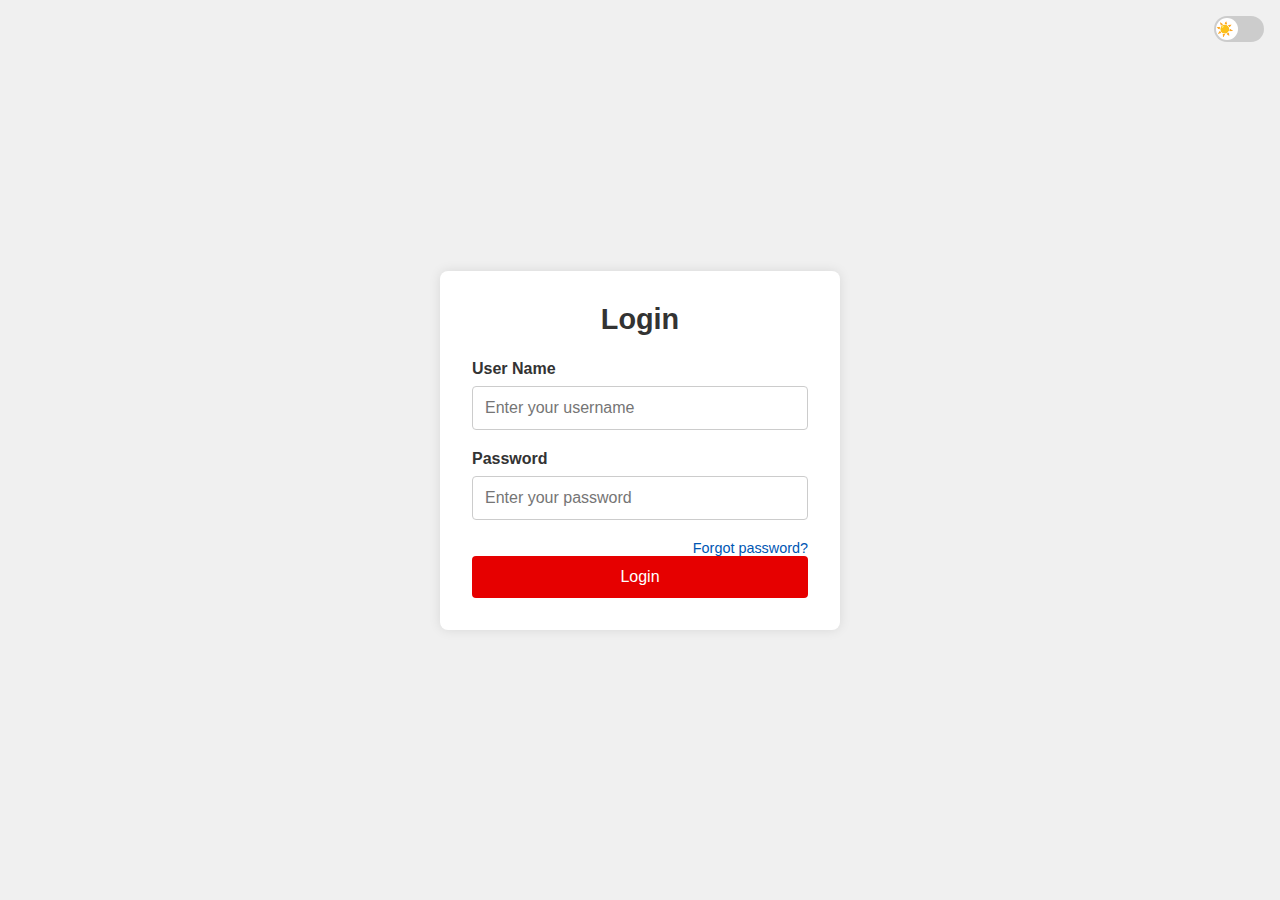
<file: LoginPage/loginpagewithsound.html>
<!DOCTYPE html>
<html lang="en">
  <head>
    <meta charset="UTF-8" />
    <meta name="viewport" content="width=device-width, initial-scale=1.0" />
    <title>Login Page with Toggle Sound</title>
    <style>
      :root {
        --primary-color: #e60000;
        --hover-color: #cc0000;
        --link-color: #0056b3;

        --bg-color: #f0f0f0;
        --card-bg: #ffffff;
        --text-color: #333;
        --input-border: #ccc;
        --error-color: #d8000c;
        --error-background: #ffd2d2;
        --button-text-color: #ffffff;
      }

      body.dark {
        --bg-color: #181818;
        --card-bg: #282828;
        --text-color: #f0f0f0;
        --input-border: #444;
        --link-color: #66aaff;
        --error-background: #4b1c1c;
        --error-color: #ff7a7a;
        --button-text-color: #ffffff;
      }

      * {
        box-sizing: border-box;
        margin: 0;
        padding: 0;
      }

      body {
        font-family: "Segoe UI", Tahoma, Geneva, Verdana, sans-serif;
        background-color: var(--bg-color);
        color: var(--text-color);
        display: flex;
        justify-content: center;
        align-items: center;
        min-height: 100vh;
        transition: background-color 0.3s ease, color 0.3s ease;
      }

      main {
        width: 100%;
        padding: 1rem;
      }

      /* === Toggle Switch === */
      .theme-switch-wrapper {
        position: absolute;
        top: 1rem;
        right: 1rem;
      }

      .theme-switch {
        display: inline-flex;
        align-items: center;
        cursor: pointer;
      }

      .theme-switch input {
        display: none;
      }

      .slider {
        position: relative;
        width: 50px;
        height: 26px;
        background-color: #ccc;
        border-radius: 34px;
        transition: background-color 0.3s ease;
      }

      .slider::before {
        content: "";
        position: absolute;
        height: 22px;
        width: 22px;
        left: 2px;
        bottom: 2px;
        background-color: #ffffff;
        border-radius: 50%;
        transition: transform 0.3s ease;
      }

      .slider .icon {
        position: absolute;
        top: 50%;
        left: 2px;
        transform: translateY(-50%);
        font-size: 14px;
        color: #333;
        transition: left 0.3s ease, transform 0.3s ease;
        z-index: 2;
      }

      input:checked + .slider {
        background-color: #444;
      }

      input:checked + .slider::before {
        transform: translateX(24px);
      }

      .slider .icon::before {
        content: "☀️";
      }

      body.dark .slider .icon::before {
        content: "🌙";
      }

      /* === Login Box === */
      .login {
        background-color: var(--card-bg);
        max-width: 400px;
        margin: 0 auto;
        padding: 2rem;
        border-radius: 8px;
        box-shadow: 0 0 12px rgba(0, 0, 0, 0.1);
        transition: background-color 0.3s ease;
      }

      .login__title {
        text-align: center;
        margin-bottom: 1.5rem;
        font-size: 1.8rem;
      }

      .login__form-group {
        margin-bottom: 1.25rem;
      }

      .login__label {
        display: block;
        margin-bottom: 0.5rem;
        font-weight: 600;
      }

      .login__input {
        width: 100%;
        padding: 0.75rem;
        border: 1px solid var(--input-border);
        border-radius: 4px;
        font-size: 1rem;
        background-color: transparent;
        color: var(--text-color);
      }

      .login__input:focus {
        outline: none;
        border-color: var(--primary-color);
        box-shadow: 0 0 0 2px rgba(230, 0, 0, 0.1);
      }

      .login__forgot-password {
        text-align: right;
        margin-top: 0.5rem;
        font-size: 0.9rem;
      }

      .login__forgot-password a {
        color: var(--link-color);
        text-decoration: none;
      }

      .login__forgot-password a:hover {
        text-decoration: underline;
      }

      .login__button {
        width: 100%;
        padding: 0.75rem;
        background-color: var(--primary-color);
        border: none;
        border-radius: 4px;
        color: var(--button-text-color);
        font-size: 1rem;
        cursor: pointer;
        transition: background-color 0.3s ease;
      }

      .login__button:hover {
        background-color: var(--hover-color);
      }

      .login__error {
        background-color: var(--error-background);
        color: var(--error-color);
        padding: 0.75rem;
        border-radius: 4px;
        margin-bottom: 1rem;
        display: none;
        font-size: 0.95rem;
      }

      @media (max-width: 480px) {
        .login {
          padding: 1.5rem;
        }

        .login__title {
          font-size: 1.5rem;
        }
      }
    </style>
  </head>
  <body>
    <!-- 🔁 Dark Mode Toggle -->
    <div class="theme-switch-wrapper">
      <label class="theme-switch">
        <input type="checkbox" id="darkModeToggle" />
        <span class="slider"><span class="icon"></span></span>
      </label>
    </div>

    <main>
      <section class="login" role="form" aria-label="Login form">
        <h2 class="login__title">Login</h2>
        <div id="error-message" class="login__error"></div>
        <form id="login-form" novalidate>
          <div class="login__form-group">
            <label for="username" class="login__label">User Name</label>
            <input
              type="text"
              id="username"
              name="username"
              class="login__input"
              placeholder="Enter your username"
              required
            />
          </div>
          <div class="login__form-group">
            <label for="password" class="login__label">Password</label>
            <input
              type="password"
              id="password"
              name="password"
              class="login__input"
              placeholder="Enter your password"
              required
            />
          </div>
          <div class="login__forgot-password">
            <a href="#">Forgot password?</a>
          </div>
          <button type="submit" class="login__button">Login</button>
        </form>
      </section>
    </main>

    <script>
      const toggle = document.getElementById("darkModeToggle");
      const body = document.body;

      // 🔊 Sound: short click sound (base64)
      const toggleSound = new Audio(
        "[data-uri]"
      );
      toggleSound.volume = 0.5;

      function applyTheme(theme, playSound = false) {
        if (theme === "dark") {
          body.classList.add("dark");
          toggle.checked = true;
        } else {
          body.classList.remove("dark");
          toggle.checked = false;
        }

        if (playSound) {
          try {
            toggleSound.currentTime = 0;
            toggleSound.play();
          } catch (e) {
            console.warn("Sound playback failed", e);
          }
        }

        localStorage.setItem("theme", theme);
      }

      toggle.addEventListener("change", () => {
        const newTheme = toggle.checked ? "dark" : "light";
        applyTheme(newTheme, true);
      });

      // On page load
      const savedTheme = localStorage.getItem("theme") || "light";
      applyTheme(savedTheme);

      // Login form logic
      const form = document.getElementById("login-form");
      const errorMessage = document.getElementById("error-message");

      form.addEventListener("submit", function (e) {
        e.preventDefault();

        const username = document.getElementById("username").value.trim();
        const password = document.getElementById("password").value.trim();

        if (!username || !password) {
          errorMessage.style.display = "block";
          errorMessage.textContent = "Please enter both username and password.";
          return;
        }

        if (username !== "admin" || password !== "1234") {
          errorMessage.style.display = "block";
          errorMessage.textContent = "Invalid username or password.";
          return;
        }

        errorMessage.style.display = "none";
        alert("Login successful!");
      });
    </script>
  </body>
</html>
</file>
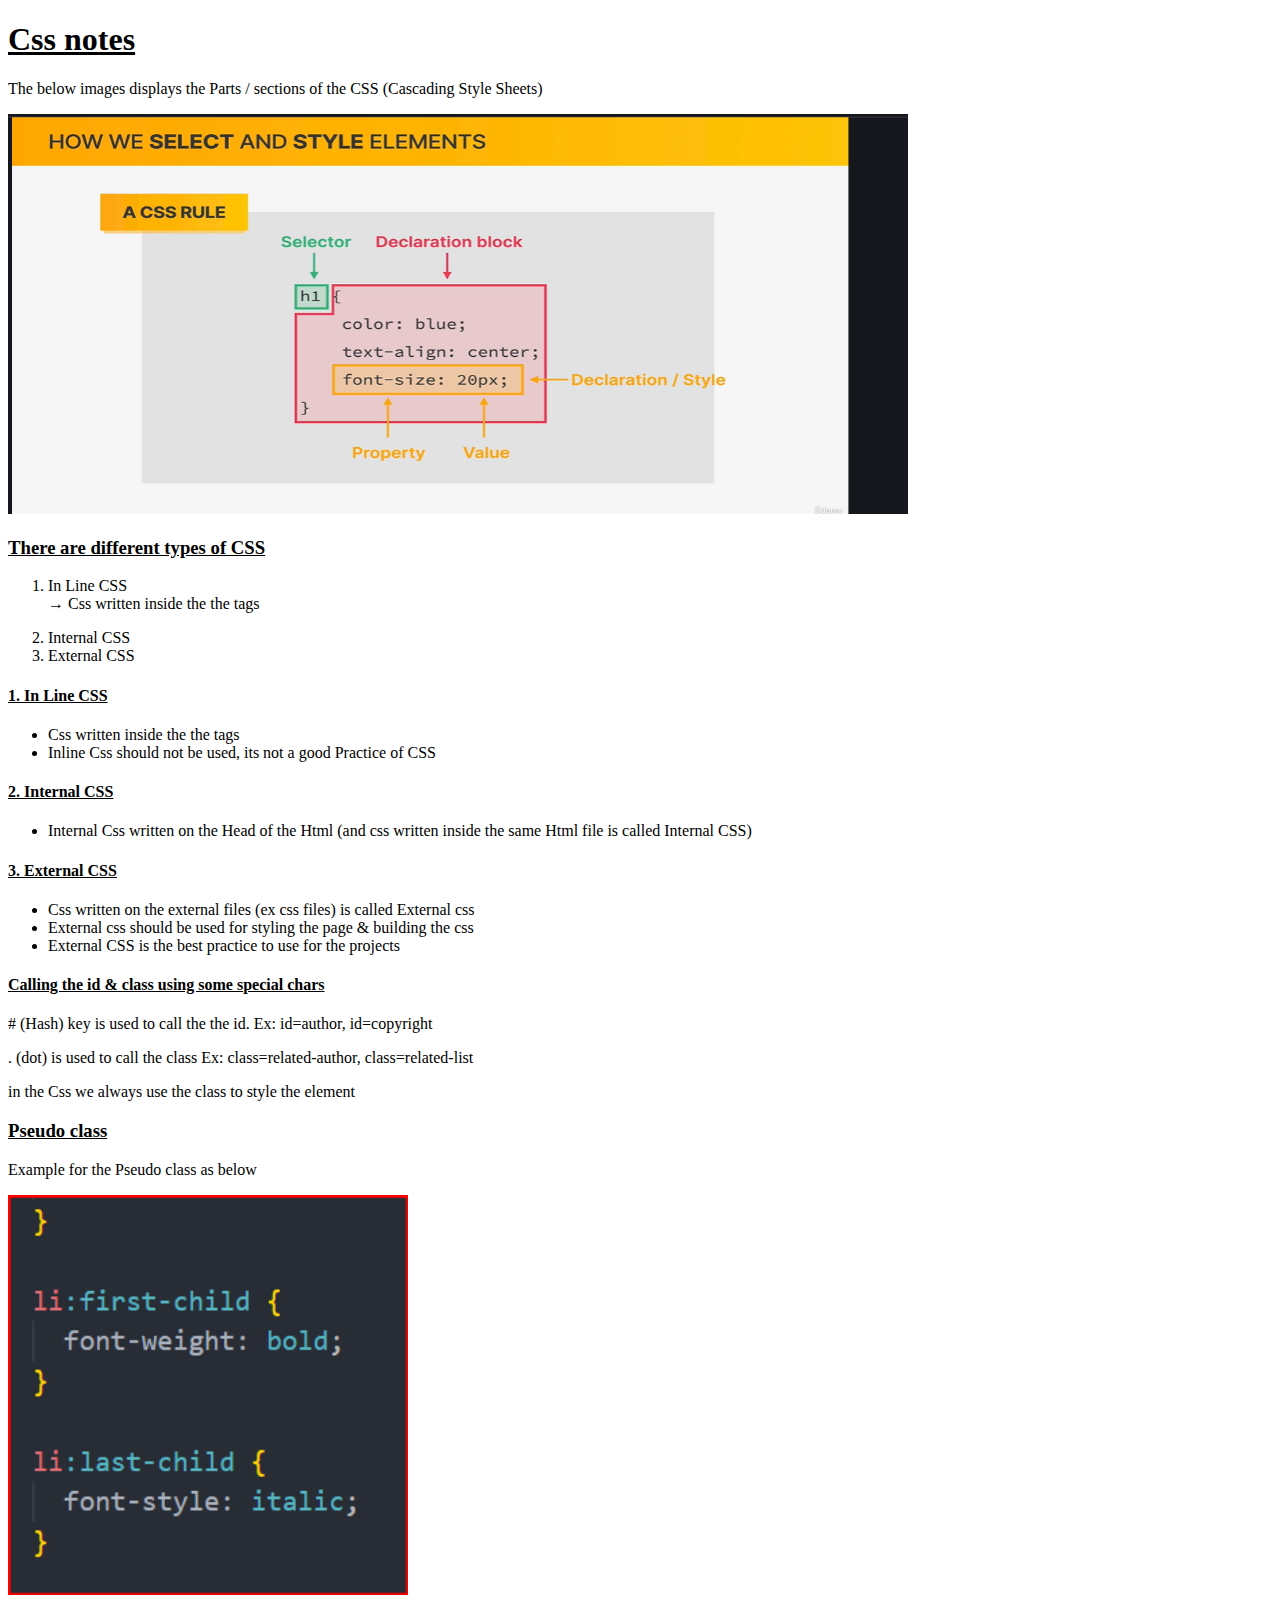
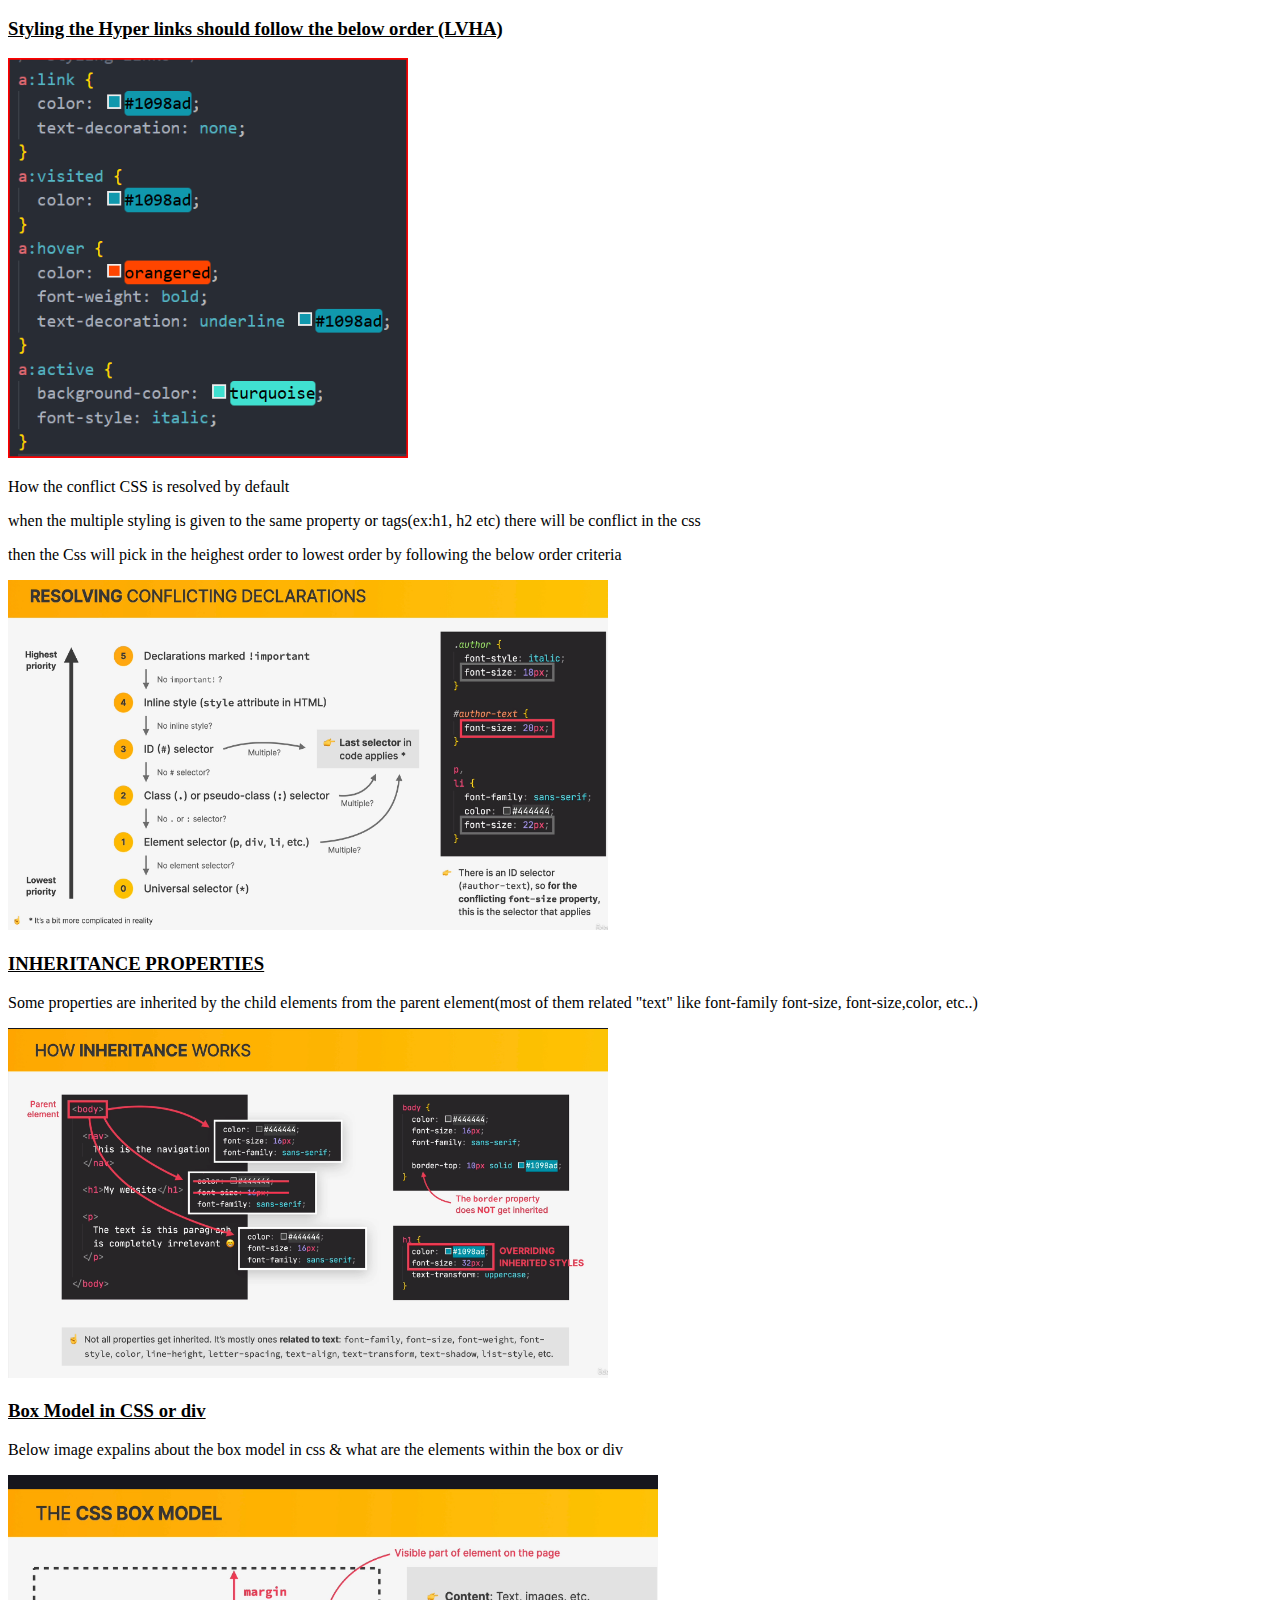
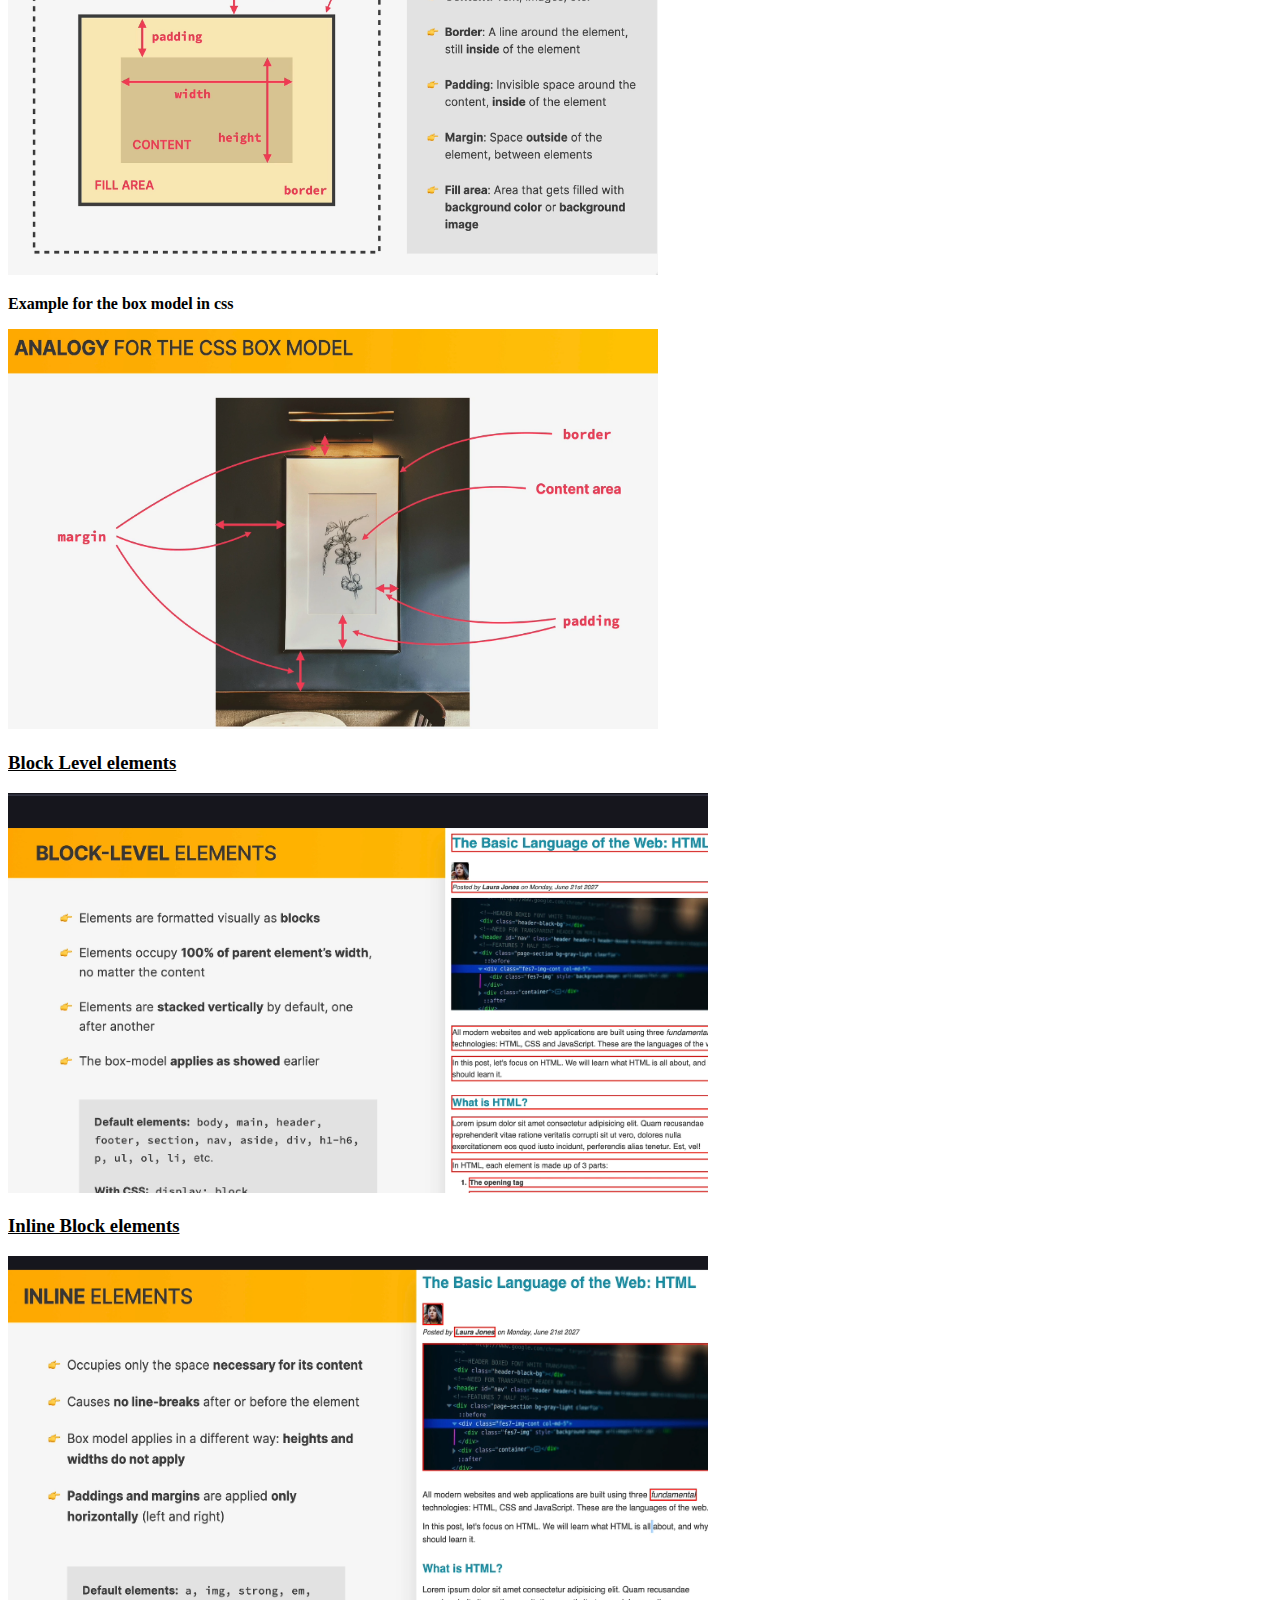
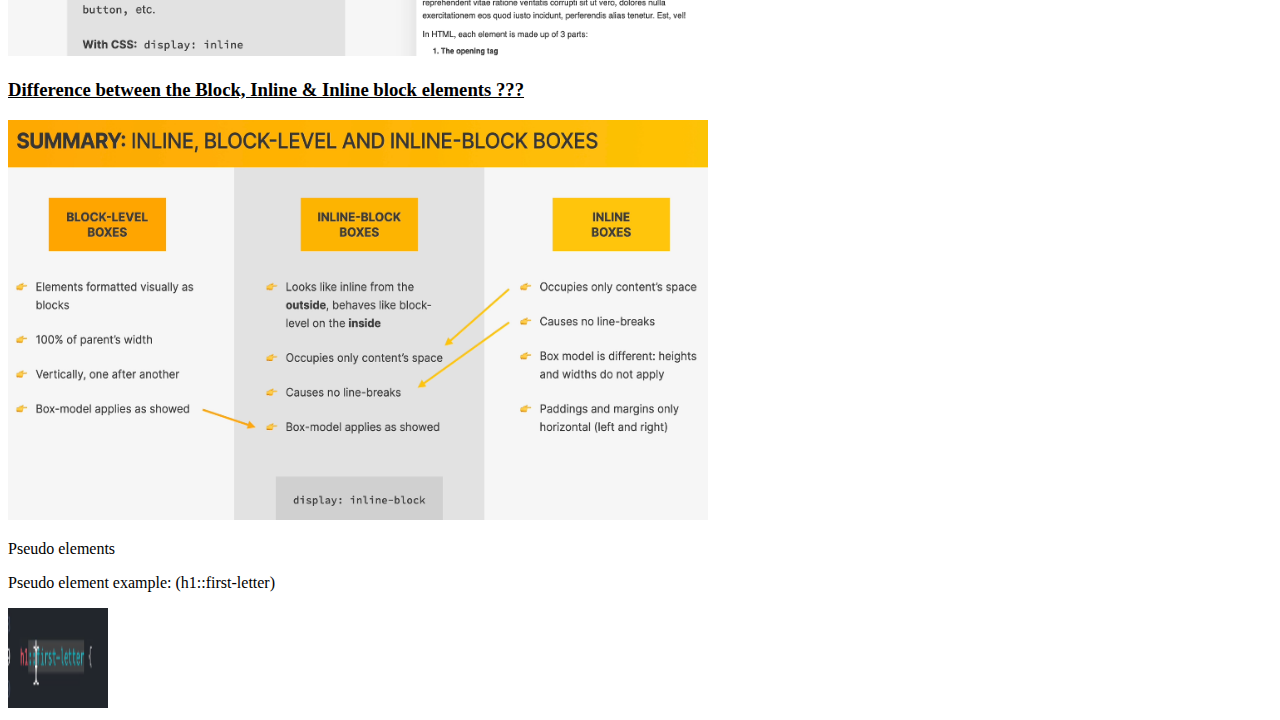
<file: Notes - CSS/CssNotes.html>
<!DOCTYPE html>
<html lang="en">

<head>
  <meta charset="UTF-8" />
  <meta name="viewport" content="width=device-width, initial-scale=1.0" />
  <title>Css Notes</title>
  <link href="notesStyles.css" rel="stylesheet" />
</head>

<body>
  <p>
  <h1>Css notes</h1>
  </p>

  </p>The below images displays the Parts / sections of the CSS (Cascading Style Sheets)</p>
  <img src="Css-parts.png" width="900" height="400" alt="CSS parts" />

  <p>
  <h3>There are different types of CSS </h3>
  </p>
  <ol>
    <li>In Line CSS</li> &rightarrow; Css written inside the the tags</p>
    <li>Internal CSS</li>
    <li>External CSS</li>
  </ol>

  <h4>1. In Line CSS</h4>
  <ul>
    <li>Css written inside the the tags</li>
    <li>Inline Css should not be used, its not a good Practice of CSS</li>
  </ul>
  <h4>2. Internal CSS</h4>
  <ul>
    <li>Internal Css written on the Head of the Html (and css written inside the same Html file is called Internal CSS)
    </li>
  </ul>
  <h4>3. External CSS</h4>
  <ul>
    <li> Css written on the external files (ex css files) is called External css</li>
    <li> External css should be used for styling the page & building the css</li>
    <li> External CSS is the best practice to use for the projects</li>
  </ul>

  <h4>
    Calling the id & class using some special chars
  </h4>
  <p> # (Hash) key is used to call the the id.
    Ex: id=author, id=copyright
  </p>
  <p> . (dot) is used to call the class
    Ex: class=related-author, class=related-list
  </p>
  <p> in the Css we always use the class to style the element</p>

  <h3>Pseudo class </h3>
  <p>Example for the Pseudo class as below</p>
  <img src="ps class.png" width="400px" height="400px" alt=" Pseudo class image" />

  <p>
  <h3> Styling the Hyper links should follow the below order (LVHA)</h3>
  </p>
  <img src="Hyper-link-syling.png" width="400px" height="400px" alt="Hyper link styling" />

  <p class="conflict-class"> How the conflict CSS is resolved by default </p>

  <p>when the multiple styling is given to the same property or tags(ex:h1, h2 etc) there will be conflict in the css
  </p>
  <p>then the Css will pick in the heighest order to lowest order by following the below order criteria</p>
  <img src="conflicts.png" width="600px" height="350px" alt="conflict css image" />

  <p>
  <h3> INHERITANCE PROPERTIES </h3>
  </p>
  <p> Some properties are inherited by the child elements from the parent element(most of them related "text"
    like font-family font-size, font-size,color, etc..)</p>
  <img src="inheritance.png" width="600px" height="350px" alt="Inheritance properties image" />

  <p>
  <h3>Box Model in CSS or div</h3>
  </p>
  <p> Below image expalins about the box model in css & what are the elements within the box or div</p>
  <img src="box-model (div).png" width="650px" height="400px" alt="Box model image" />

  <p><strong>Example for the box model in css</strong></p>
  <img src="box-model-example.png" width="650px" height="400px" alt="Box model example image" />

  <!-- <h3>CSS Positioning</h3>
  </p>
  <p> There are 4 types of positioning in CSS</p>
  <ol>
    <li>Static</li>
    <li>Relative</li>
    <li>Absolute</li>
    <li>Fixed</li>
  </ol>
  <p> Below image explains about the different types of positioning in CSS</p>
  <img src="#" width="600px" height="400px" alt="Css positioning image" />

  <p>
  <h3>Flex Box in CSS</h3>
  </p>
  <p> Flex box is a one dimensional layout method for arranging items in rows or columns. Items flex to fill
    additional space and shrink to fit into smaller spaces. </p>
  <img src="#" width="600px" height="400px" alt="Flex box image" /> -->

  <p>
  <h3>Block Level elements </h3>
  </p>
  <img src="Block Level elements.png" width="700px" height="400px" alt="Block Level elements image" />

  <p>
  <h3>Inline Block elements</h3>
  </p>
  <img src="Inline Block elements.png" width="700px" height="400px" alt="Inline Block elements image" />

  <p>
  <h3>Difference between the Block, Inline & Inline block elements ???</h3>
  </p>
  <img src="Difference between the Block, Inline & Inline block elements.png" width="700px" height="400px"
    alt="Difference between the Block, Inline & Inline block elements image" />

  <p>Pseudo elements</p>
  <p> Pseudo element example: (h1::first-letter)</p>
  <img src="pseudo class.png" width="100px" height="100px" alt="Pseudo class image" </body>

</html>
</file>
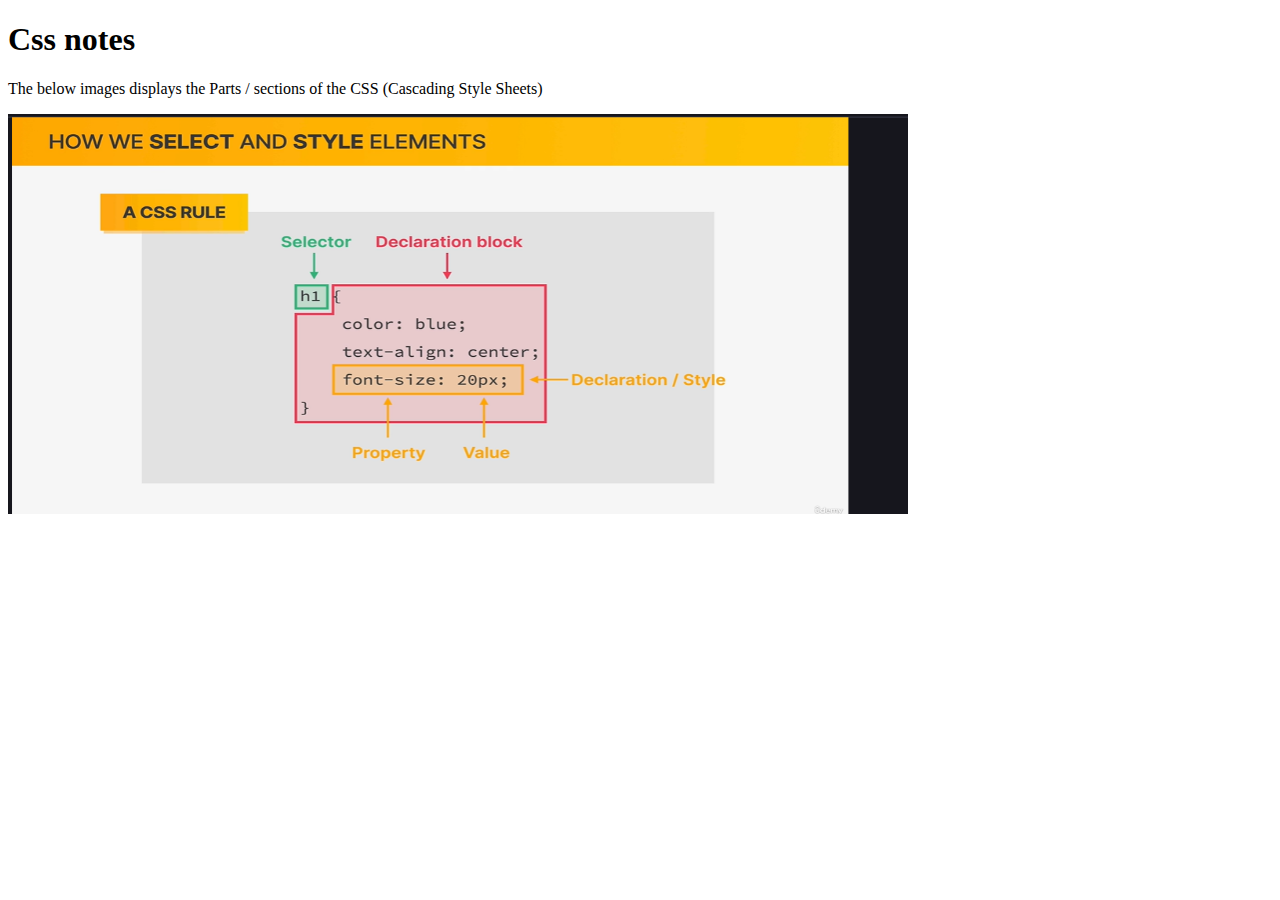
<file: Notes/CssNotes.html>
<!DOCTYPE html>
<html lang="en">
  <head>
    <meta charset="UTF-8" />
    <meta name="viewport" content="width=device-width, initial-scale=1.0" />
    <title>Css Notes</title>
  </head>
  <body>
    <p><h1>Css notes</h1> </p>
      
    </p>The below images displays the Parts / sections of the CSS (Cascading Style Sheets)</p>
    <img src="Css-parts.png" 
    width="900" height="400" 
    alt="CSS parts"
    />

  </body>
</html>
</file>
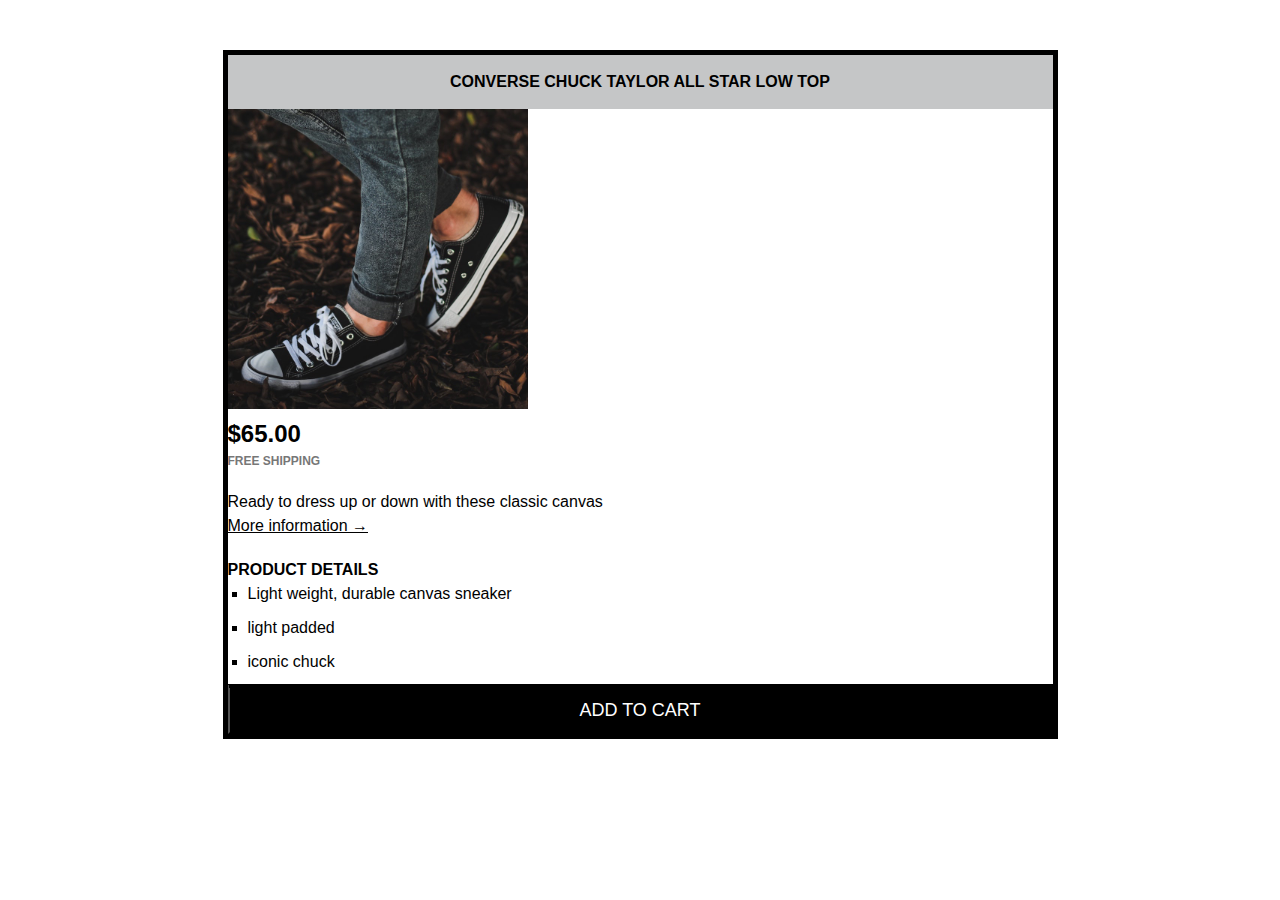
<file: productPage/pdp.html>
<!DOCTYPE html>
<html lang="en">

<body>
  <div>
    <article>

      <head>
        <meta charset="UTF-8" />
        <meta name="viewport" content="width=device-width, initial-scale=1.0" />
        <title>Product page</title>
        <link href="pdp.css" rel="stylesheet" />
        <h1 class="product-title">Converse chuck taylor All star low Top</h1>
        <img src="Shoe.jpg" width="300" height="300" alt="Shoe - product image" />
      </head>
      <p class="product-price"><strong>$65.00</strong></p>
      <p class="shiipping-details">Free shipping</p>
      <p>Ready to dress up or down with these classic canvas</p>
      <a class="more-info" href="#">More information &rarr;</a>
      <h3 class="product-details">Product Details</h3>
      <ul class="details-list">
        <li>Light weight, durable canvas sneaker</li>
        <li>light padded</li>
        <li>iconic chuck</li>
      </ul>
      <button class="add-to-cart">Add to cart</button>
    </article>
  </div>
</body>

</html>
</file>
<file: style.css>
/* (*) is the global elements selector, it selects all elements on the page */
* {
  margin: 0px;
  padding: 0px;
}

body {
  font-family: sans-serif;
  color: #444444;
  position: relative;
}

.container {
  width: 80%;
  margin: 0 auto;
}
.main-header {
  background-color: #c5c6c7;
  padding: 20px;
  margin-bottom: 60px;
  height: 80px;
}

nav {
  font-size: 18px;
}

article {
  margin-bottom: 60px;
}

.post-header {
  margin-bottom: 40px;
}

.post-img {
  width: 100%;
  height: auto;
}

aside {
  background-color: #fafafa;
  border-bottom: 5px solid #1098ad;
  border-top: 5px solid #1098ad;
  /* padding-top: 50px; we chan use shorthand like the below one
  padding-bottom: 50px; */

  /* shorthand for the padding property */
  padding: 50px, 0;
  width: 500px;
}

h1,
h2,
h3 {
  color: #1098ad;
}

h1 {
  font-size: 26px;
  text-transform: uppercase;
  font-style: italic;
  color: #1098ad;
}

h2 {
  font-size: 40px;
  margin-bottom: 20px;
}

h3 {
  font-size: 30px;
  margin-bottom: 20px;
  margin-top: 40px;
}

h4 {
  font-size: 20px;
  text-transform: uppercase;
  text-align: center;
  margin-top: 10px;
}

p {
  font-size: 22px;
  line-height: 1.5;
  margin-bottom: 15px;
}

ul,
ol {
  margin-left: 50px;
  margin-bottom: 20px;
}

li {
  font-size: 18px;
  margin-bottom: 10px;
}
li:last-child {
  margin-bottom: 0;
}

/* footer p {
  font-size: 16px;
} */
/*header p {
  font-style: italic;
}*/

#author {
  font-style: italic;
  font-size: 18px;
}

#copyright {
  font-size: 16px;
}

.related-author {
  font-size: 18px;
  font-weight: bold;
}

.related-list {
  list-style: none;
}

li:first-child {
  font-weight: bold;
}

li:last-child {
  font-style: italic;
}

/* this is another way of adding the color to the entier page at once */
/* li:nth-child(odd) {
  color: red;
} */

/* Styling links */
a:link {
  color: #1098ad;
  text-decoration: none;
}
a:visited {
  color: #3f4eb2;
}
a:hover {
  color: #1025ad;
  font-weight: bold;
  text-decoration: underline #1025ad;
}
a:active {
  background-color: turquoise;
  font-style: italic;
}

nav a:link {
  margin-right: 20px;
  margin-top: 20px;
  display: inline-block;
}

button {
  padding: 20px;
  font-size: 18px;
  cursor: pointer;
  position: absolute;
  /* top: 50px;
  right: 50px; */

  bottom: 50px;
  right: 50px;
}
</file>
<file: Notes - CSS/notesStyles.css>
h1,
h2,
h3,
h4 {
  text-decoration: underline;
}
</file>
<file: productPage/pdp.css>
* {
  margin: 0px;
  padding: 0px;
}

body {
  border: 5px solid black;
  font-family: sans-serif;
  line-height: 1.5;
  width: 825px;
  margin: 50px auto;
}
/* product styling */
.product-title {
  color: black;
  font-size: 16px;
  text-align: center;
  text-transform: uppercase;
  background-color: #c5c6c7;
  padding: 15px;
}

.product-price {
  font-size: 24px;
}
.shiipping-details {
  font-size: 12px;
  text-transform: uppercase;
  font-weight: bold;
  color: #777777;
  margin-bottom: 20px;
}
.more-info:link,
.moreiinfo:visited {
  color: black;
  margin-bottom: 10px;
}
.more-info:hover,
.more-info:active {
  text-decoration: none;
  margin-bottom: 10px;
}

.product-details {
  text-transform: uppercase;
  font-size: 16px;
  margin-top: 20px;
}

.details-list {
  list-style: square;
  margin-left: 20px;
}
.details-list li {
  margin-bottom: 10px;
}

/* Button */
.add-to-cart {
  text-transform: uppercase;
  background-color: #000000;
  color: white;
  font-size: 18px;
  border-top: 5px solid #000000;
  cursor: pointer;
  width: 100%;
  height: 50px;
}

.add-to-cart:hover {
  color: #000000;
  background-color: #ffffff;
  width: 100%;
  margin: 0 auto;
}
</file>
